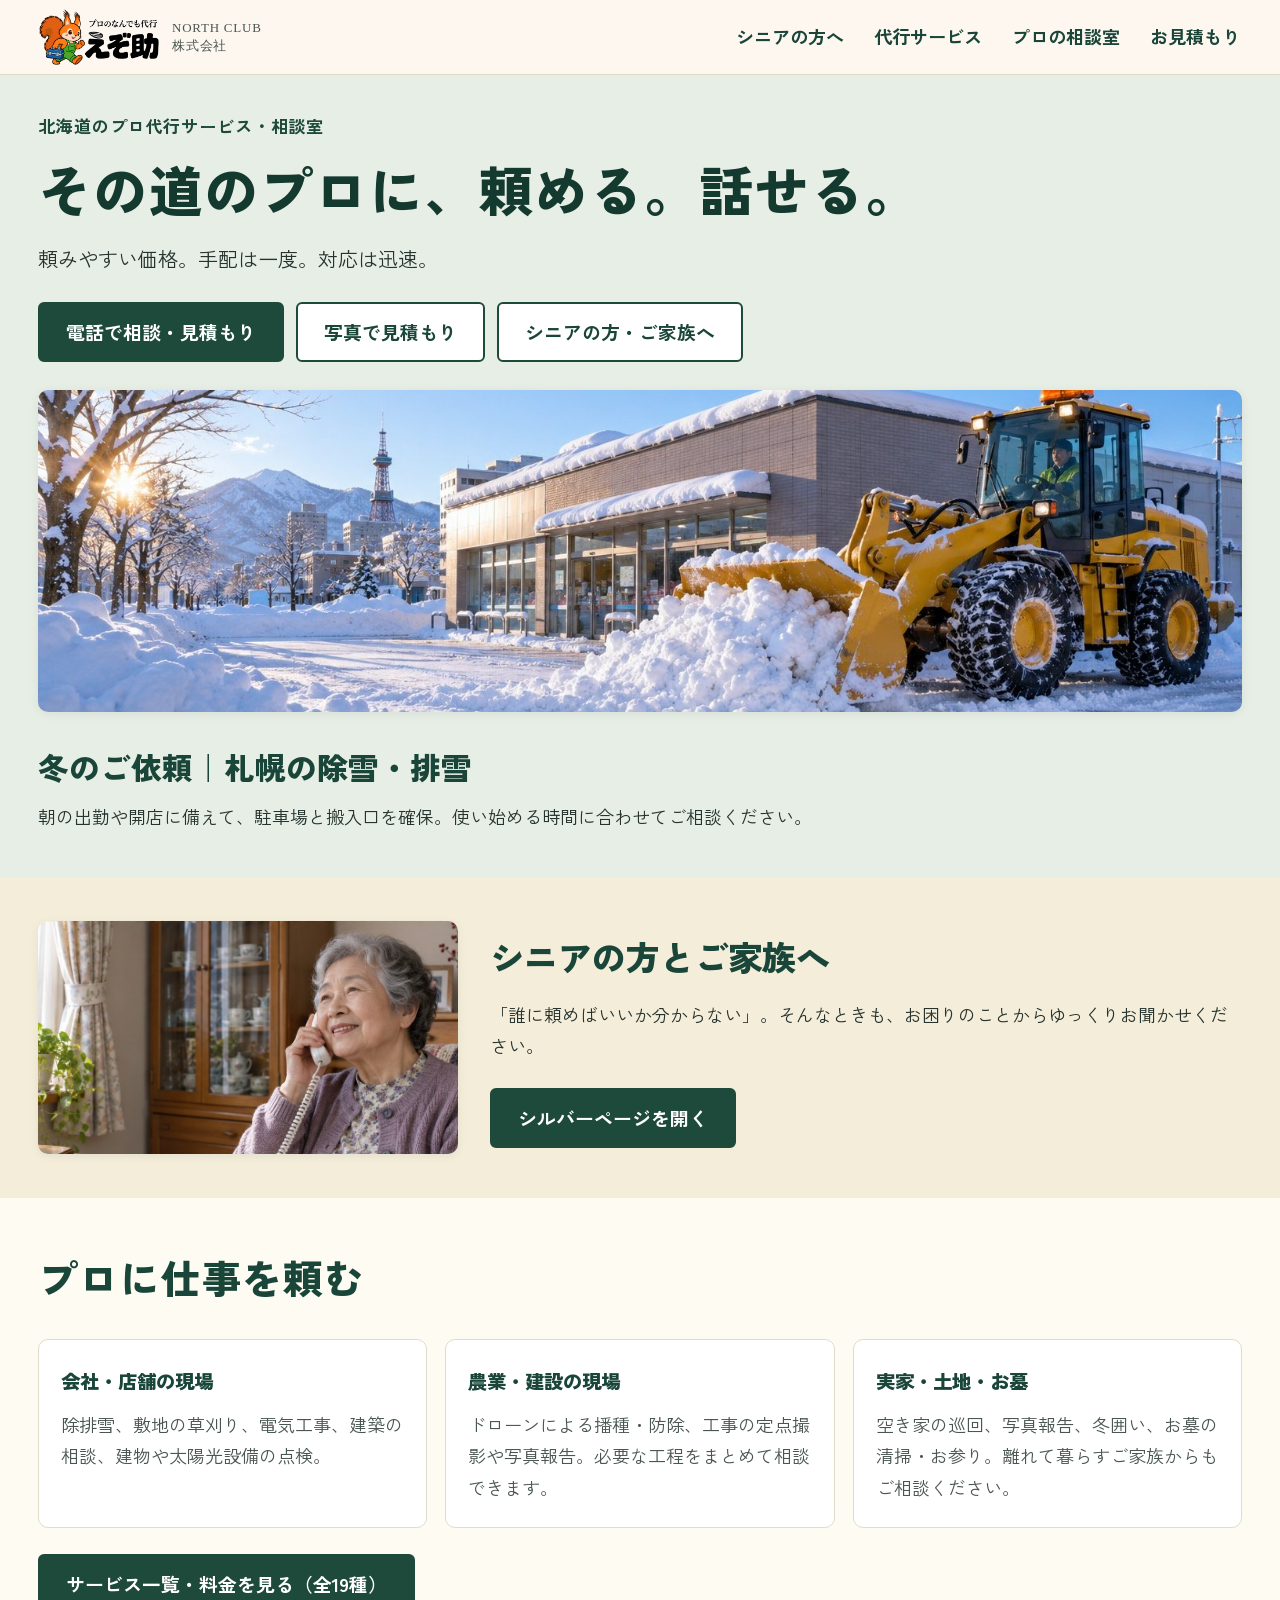
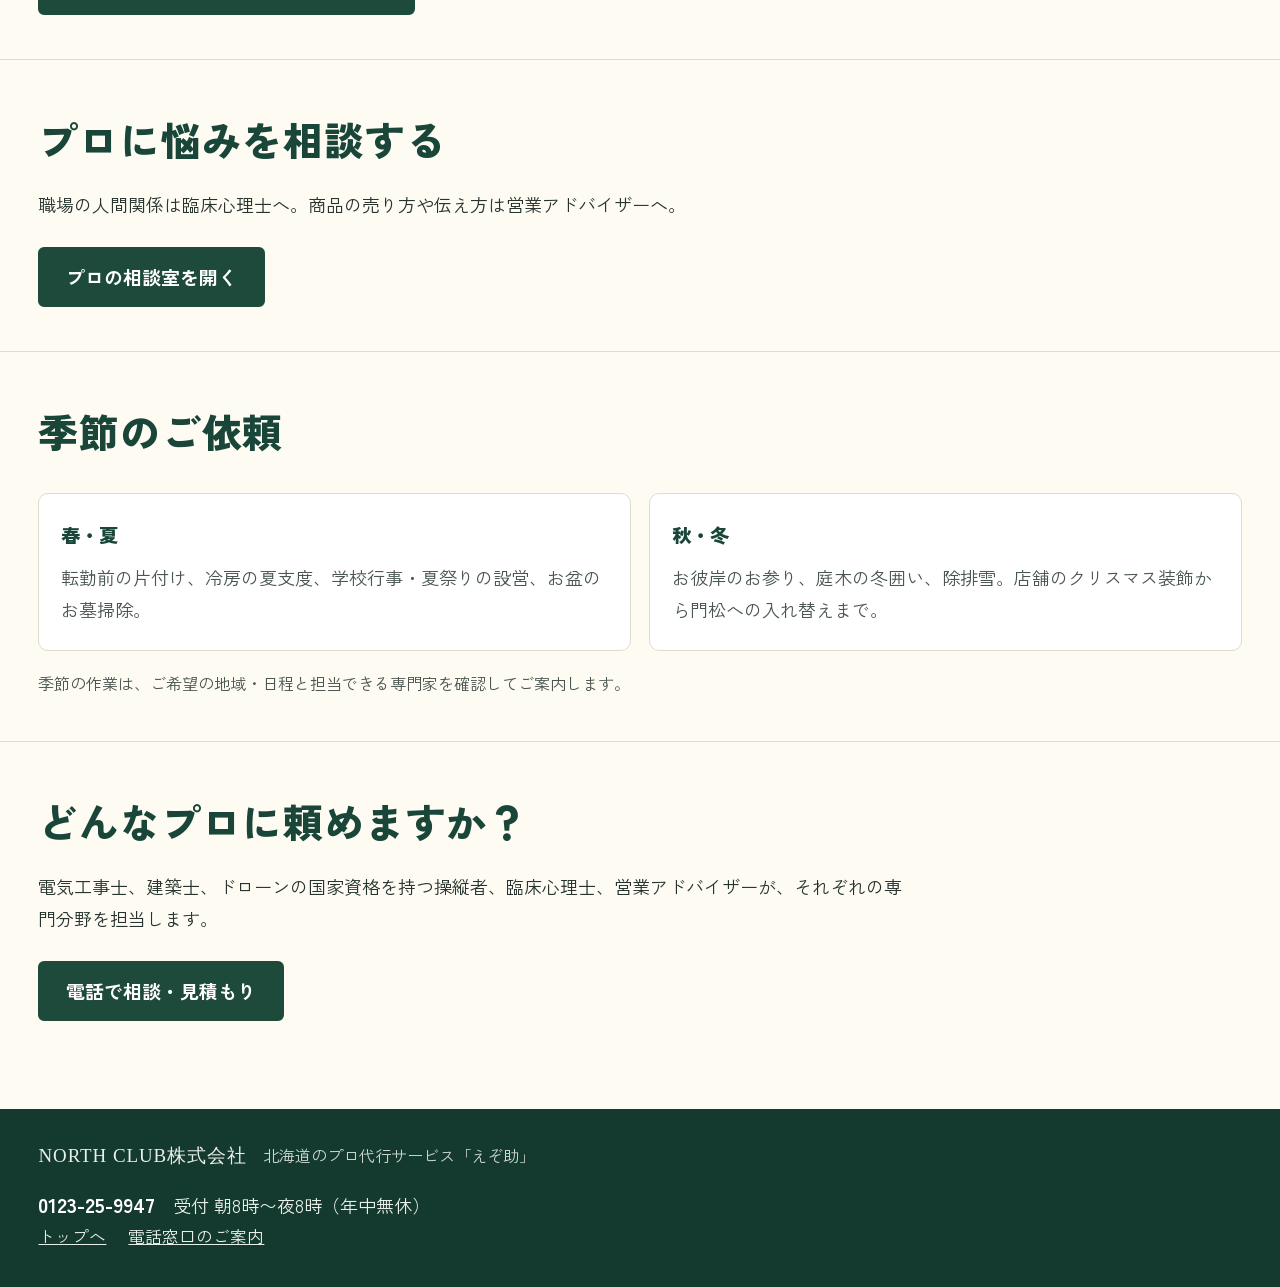
<file: index.html>
﻿<!DOCTYPE html>
<html lang="ja">
<head>
<meta charset="UTF-8" />
<meta name="viewport" content="width=device-width, initial-scale=1.0" />
<meta name="description" content="えぞ助（NORTH CLUB株式会社）は北海道のプロ代行サービス・相談室。除排雪、草刈り、電気工事、ドローン作業、お墓の清掃、こころと営業の相談まで、その道のプロに頼めます。" />
<title>えぞ助｜北海道のプロ代行サービス・相談室（NORTH CLUB株式会社）</title>
<link rel="preconnect" href="https://fonts.googleapis.com" />
<link rel="preconnect" href="https://fonts.gstatic.com" crossorigin />
<link href="https://fonts.googleapis.com/css2?family=Zen+Kaku+Gothic+New:wght@400;500;700;900&display=swap" rel="stylesheet" />
<link rel="stylesheet" href="style.css?v=3" />
<script>if(localStorage.getItem("ezosuke-text-large")==="1"){document.documentElement.classList.add("text-large");}</script>
</head>
<body>

<header class="header">
  <div class="container header__inner">
    <a href="index.html" class="header__logo">
      <img src="assets/ezosuke-logo.png" alt="プロのなんでも代行 えぞ助" width="900" height="429" />
      <span class="header__company">NORTH CLUB<br />株式会社</span>
    </a>
    <nav class="nav">
      <button class="nav__toggle" aria-label="メニューを開く" aria-expanded="false" aria-controls="navList">
        <span></span><span></span><span></span>
      </button>
      <ul class="nav__list" id="navList">
        <li><a href="silver.html">シニアの方へ</a></li>
        <li><a href="service.html">代行サービス</a></li>
        <li><a href="soudan.html">プロの相談室</a></li>
        <li><a href="mitsumori.html">お見積もり</a></li>
      </ul>
    </nav>
  </div>
</header>

<main>

  <!-- ヒーロー -->
  <section class="hero">
    <div class="container">
      <p class="eyebrow">北海道のプロ代行サービス・相談室</p>
      <h1 class="hero__title"><span class="nw">その道のプロに、</span><span class="nw">頼める。</span><span class="nw">話せる。</span></h1>
      <p class="hero__lead"><span class="nw">頼みやすい価格。</span><span class="nw">手配は一度。</span><span class="nw">対応は迅速。</span></p>
      <div class="btn-row">
        <a class="btn btn--primary" href="mitsumori.html#phone">電話で相談・見積もり</a>
        <a class="btn btn--outline" href="mitsumori.html#photo">写真で見積もり</a>
        <a class="btn btn--outline" href="silver.html">シニアの方・ご家族へ</a>
      </div>
      <figure class="hero__figure">
        <img src="assets/hero-winter.jpg" alt="雪の積もった札幌の店舗前で除雪作業をするホイールローダー" />
      </figure>
      <div class="hero__sub">
        <h2>冬のご依頼｜札幌の除雪・排雪</h2>
        <p>朝の出勤や開店に備えて、駐車場と搬入口を確保。使い始める時間に合わせてご相談ください。</p>
      </div>
    </div>
  </section>

  <!-- シニアの方とご家族へ -->
  <section class="section section--cream">
    <div class="container senior-band__inner">
      <div class="senior-band__photo">
        <img src="assets/senior-phone.jpg" alt="自宅で電話をかけるシニアの女性" />
      </div>
      <div>
        <h2 class="senior-band__title">シニアの方とご家族へ</h2>
        <p>「誰に頼めばいいか分からない」。そんなときも、お困りのことからゆっくりお聞かせください。</p>
        <div class="btn-row">
          <a class="btn btn--primary" href="silver.html">シルバーページを開く</a>
        </div>
      </div>
    </div>
  </section>

  <!-- プロに仕事を頼む -->
  <section class="section" id="services">
    <div class="container">
      <h2 class="section__title">プロに仕事を頼む</h2>
      <div class="card-grid card-grid--3">
        <div class="card">
          <h3>会社・店舗の現場</h3>
          <p>除排雪、敷地の草刈り、電気工事、建築の相談、建物や太陽光設備の点検。</p>
        </div>
        <div class="card">
          <h3>農業・建設の現場</h3>
          <p>ドローンによる播種・防除、工事の定点撮影や写真報告。必要な工程をまとめて相談できます。</p>
        </div>
        <div class="card">
          <h3>実家・土地・お墓</h3>
          <p>空き家の巡回、写真報告、冬囲い、お墓の清掃・お参り。離れて暮らすご家族からもご相談ください。</p>
        </div>
      </div>
      <div class="btn-row">
        <a class="btn btn--primary" href="service.html">サービス一覧・料金を見る（全19種）</a>
      </div>
    </div>
  </section>

  <!-- プロに悩みを相談する -->
  <section class="section section--line">
    <div class="container">
      <h2 class="section__title">プロに悩みを相談する</h2>
      <p class="section__lead">職場の人間関係は臨床心理士へ。商品の売り方や伝え方は営業アドバイザーへ。</p>
      <div class="btn-row">
        <a class="btn btn--primary" href="soudan.html">プロの相談室を開く</a>
      </div>
    </div>
  </section>

  <!-- 季節のご依頼 -->
  <section class="section section--line">
    <div class="container">
      <h2 class="section__title">季節のご依頼</h2>
      <div class="card-grid card-grid--2">
        <div class="card">
          <h3>春・夏</h3>
          <p>転勤前の片付け、冷房の夏支度、学校行事・夏祭りの設営、お盆のお墓掃除。</p>
        </div>
        <div class="card">
          <h3>秋・冬</h3>
          <p>お彼岸のお参り、庭木の冬囲い、除排雪。店舗のクリスマス装飾から門松への入れ替えまで。</p>
        </div>
      </div>
      <p class="section__note">季節の作業は、ご希望の地域・日程と担当できる専門家を確認してご案内します。</p>
    </div>
  </section>

  <!-- どんなプロに頼めますか？ -->
  <section class="section section--line">
    <div class="container">
      <h2 class="section__title">どんなプロに頼めますか？</h2>
      <p class="section__lead">電気工事士、建築士、ドローンの国家資格を持つ操縦者、臨床心理士、営業アドバイザーが、それぞれの専門分野を担当します。</p>
      <div class="btn-row">
        <a class="btn btn--primary" href="mitsumori.html#phone">電話で相談・見積もり</a>
      </div>
    </div>
  </section>

</main>

<footer class="footer">
  <div class="container">
    <div class="footer__brand">
      <span class="footer__company">NORTH CLUB株式会社</span>
      <span class="footer__tag">北海道のプロ代行サービス「えぞ助」</span>
    </div>
    <p class="footer__tel"><a href="tel:0123259947">0123-25-9947</a>　受付 朝8時〜夜8時（年中無休）</p>
    <div class="footer__links">
      <a href="index.html">トップへ</a>
      <a href="mitsumori.html#phone">電話窓口のご案内</a>
    </div>
  </div>
</footer>

<a class="sticky-tel" href="tel:0123259947">お電話で相談　0123-25-9947</a>
<script src="script.js"></script>
</body>
</html>
</file>
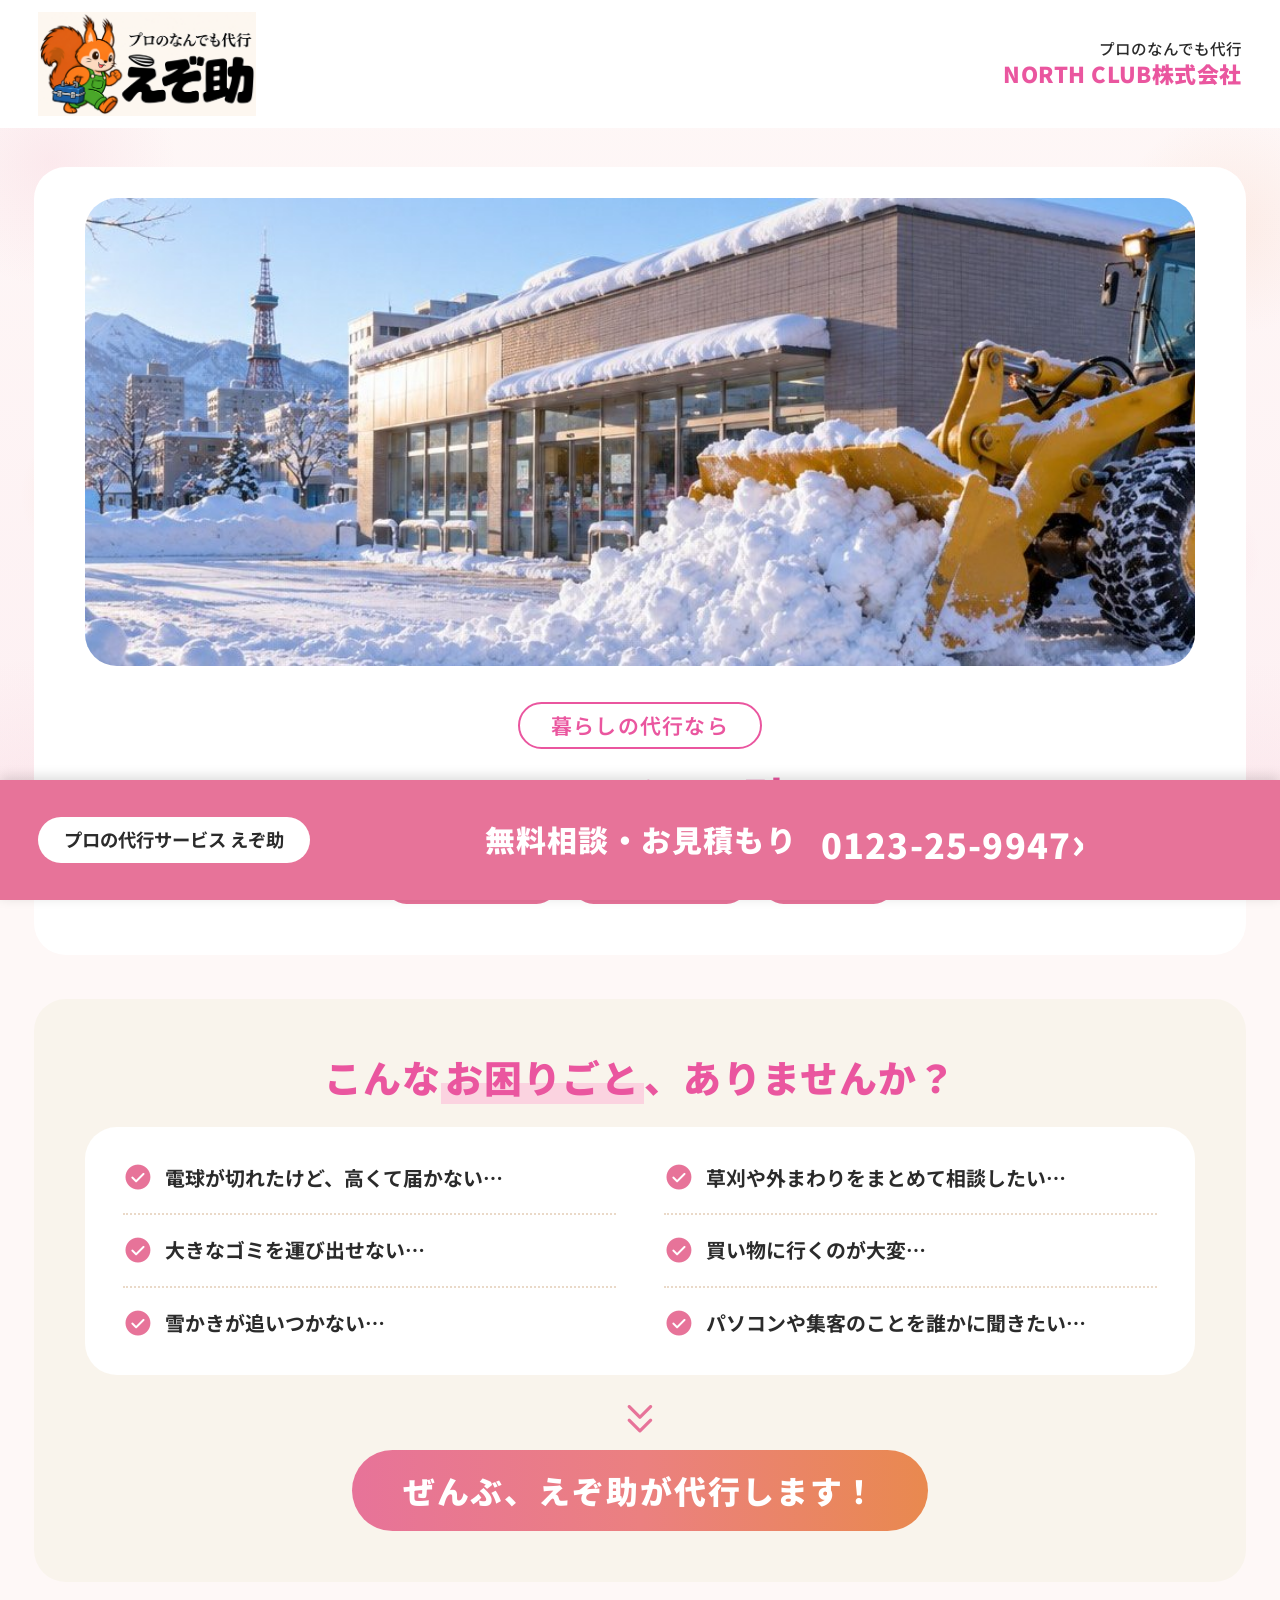
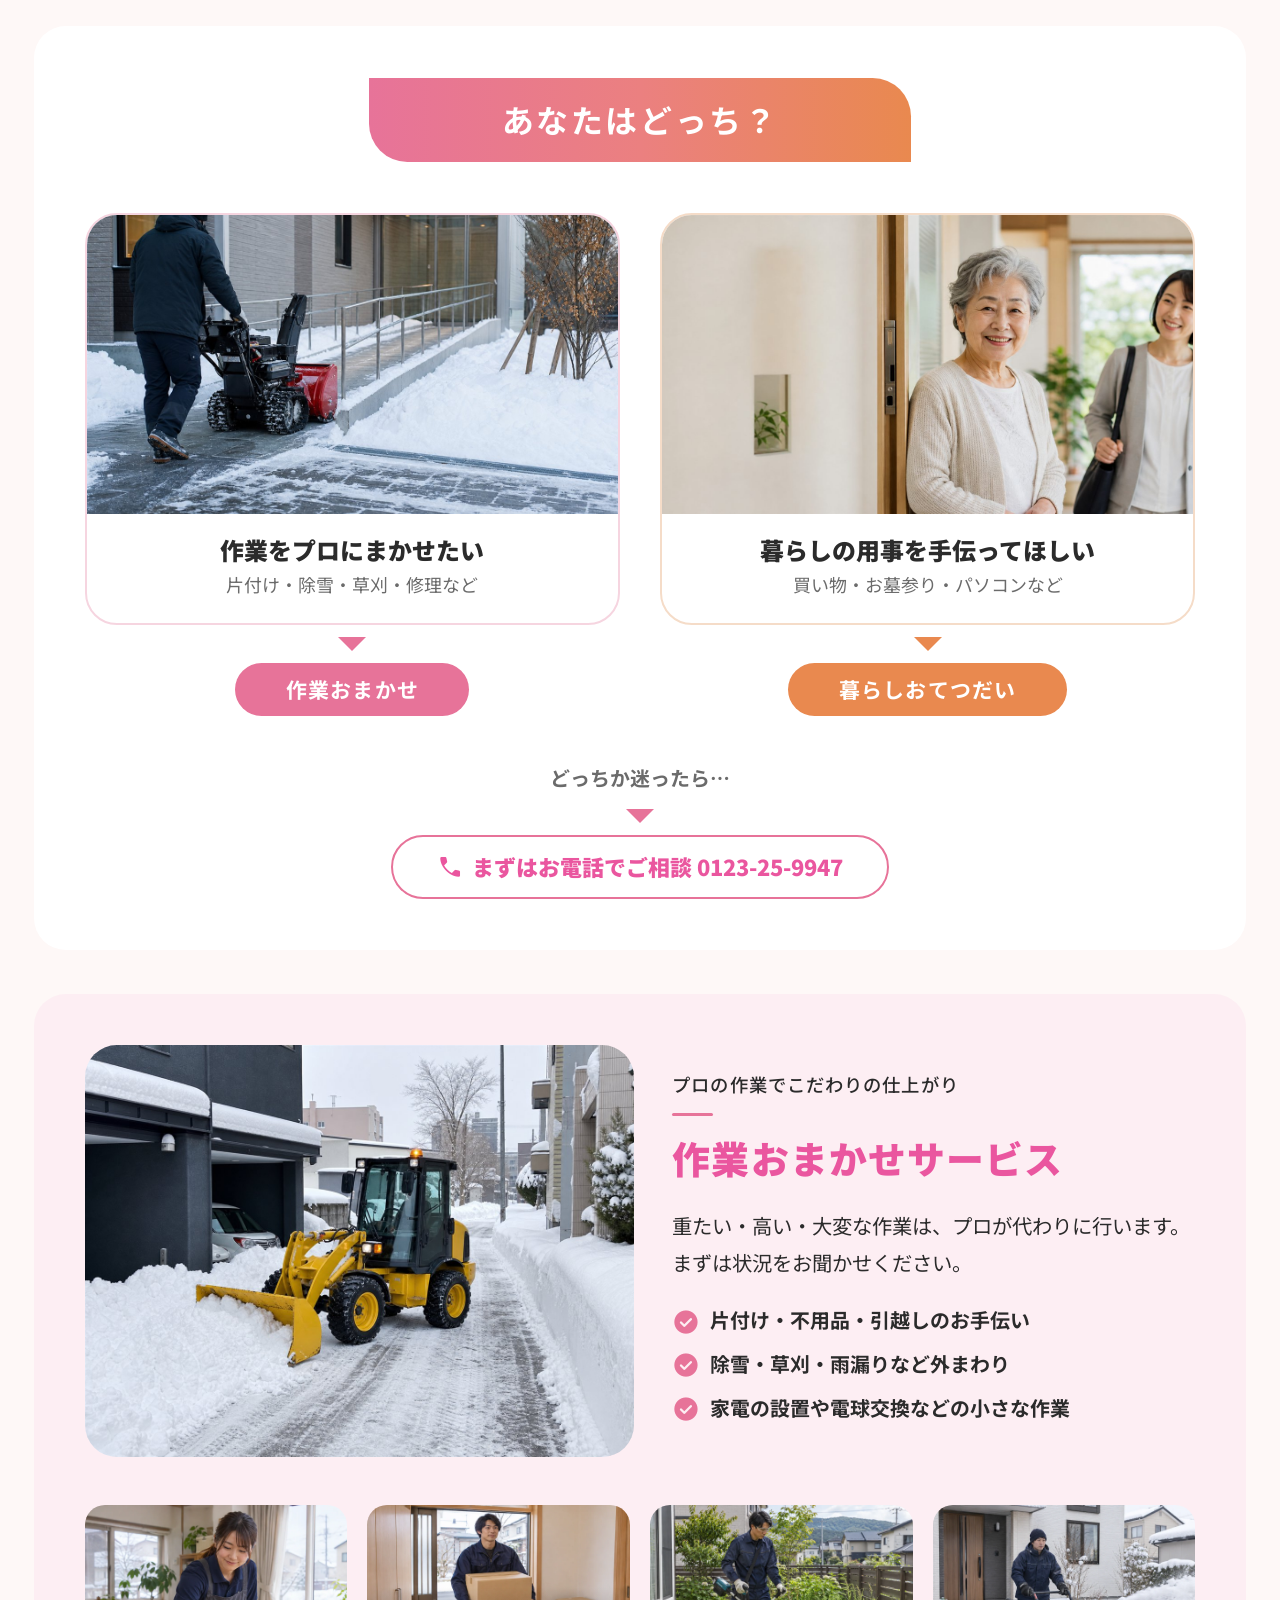
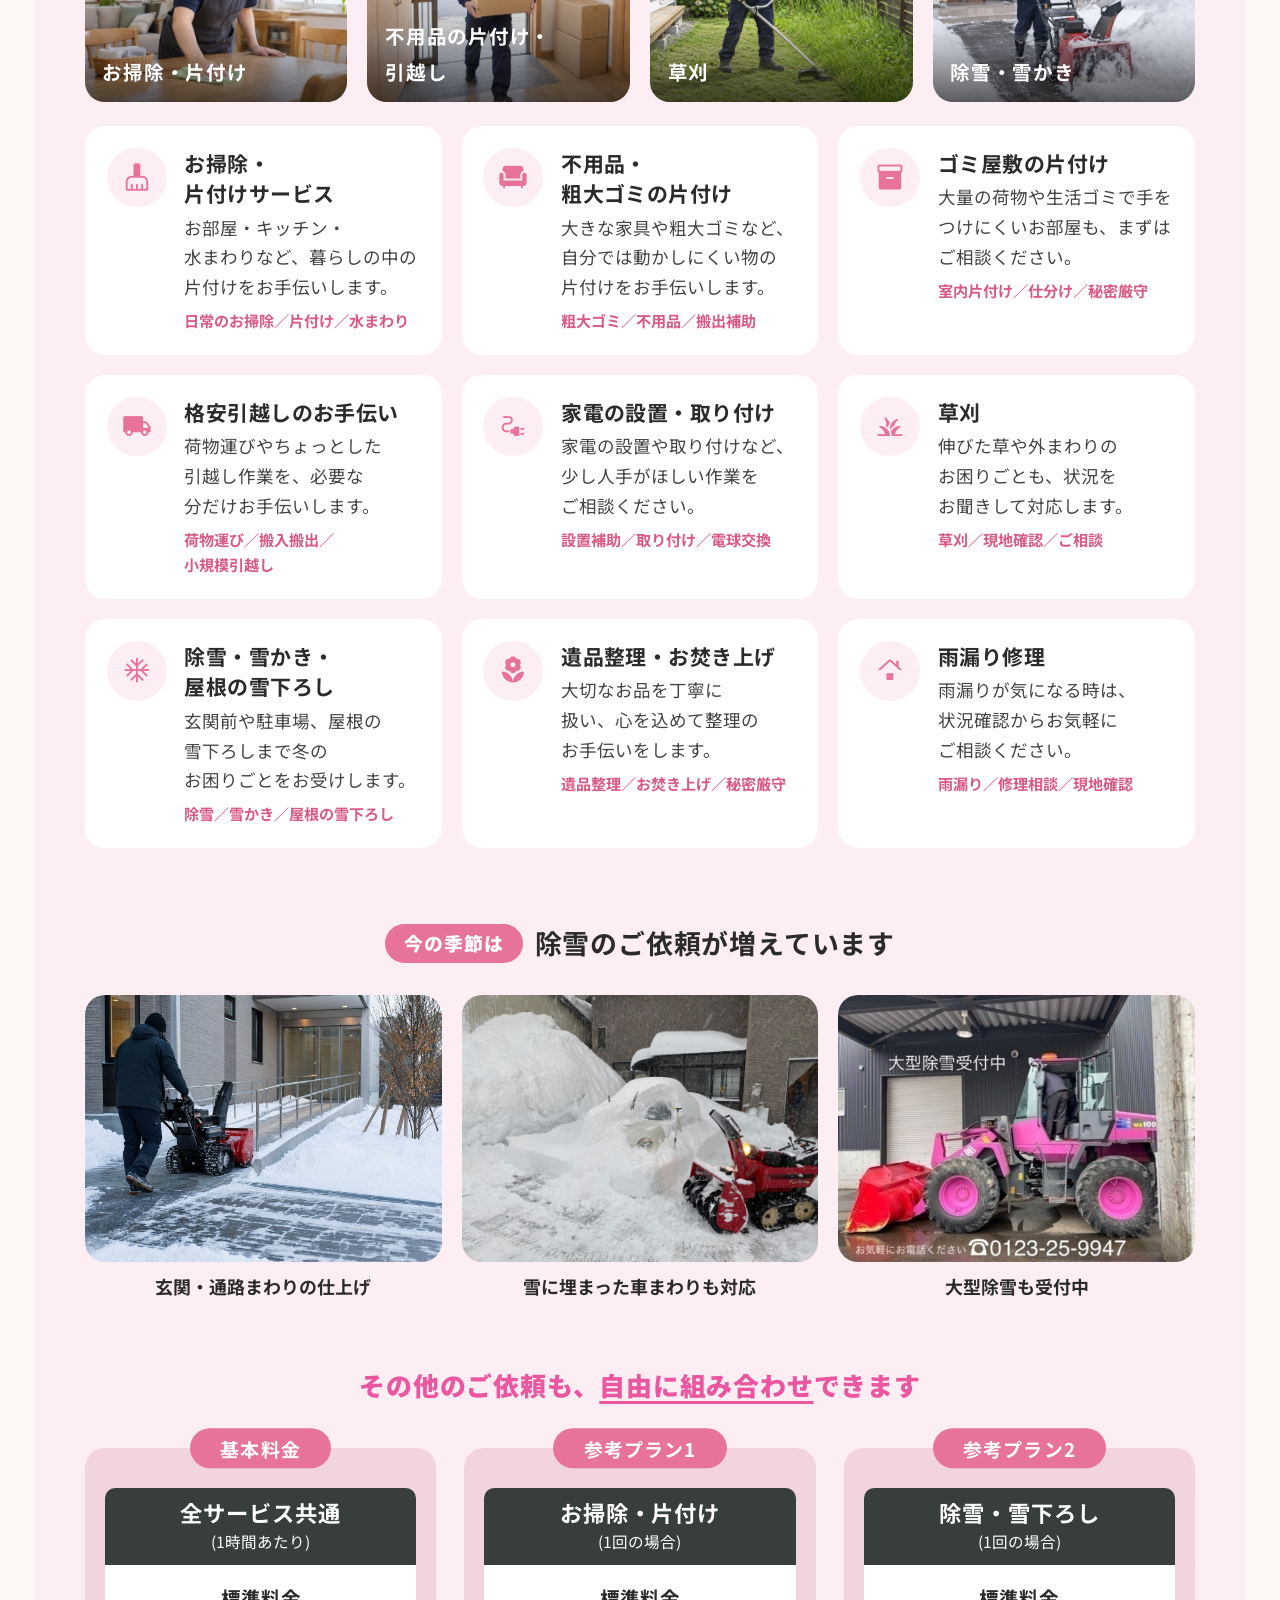
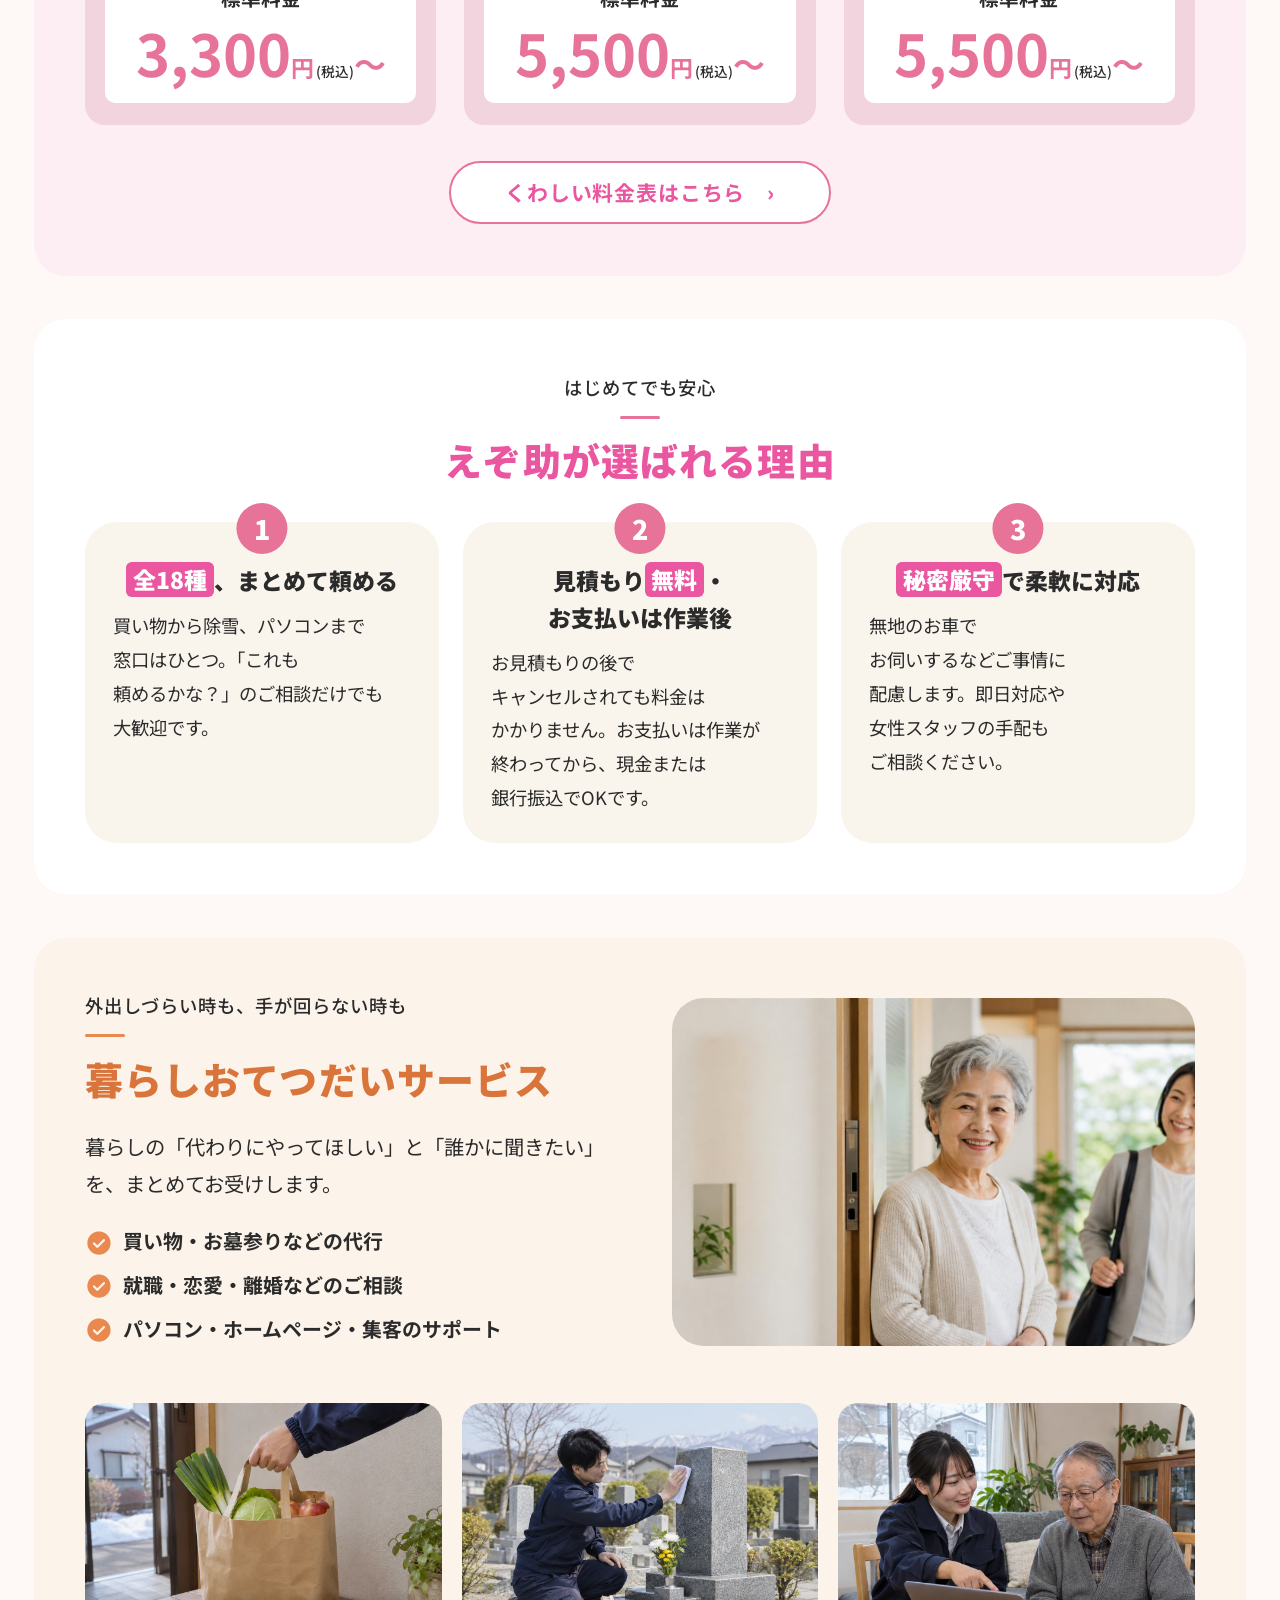
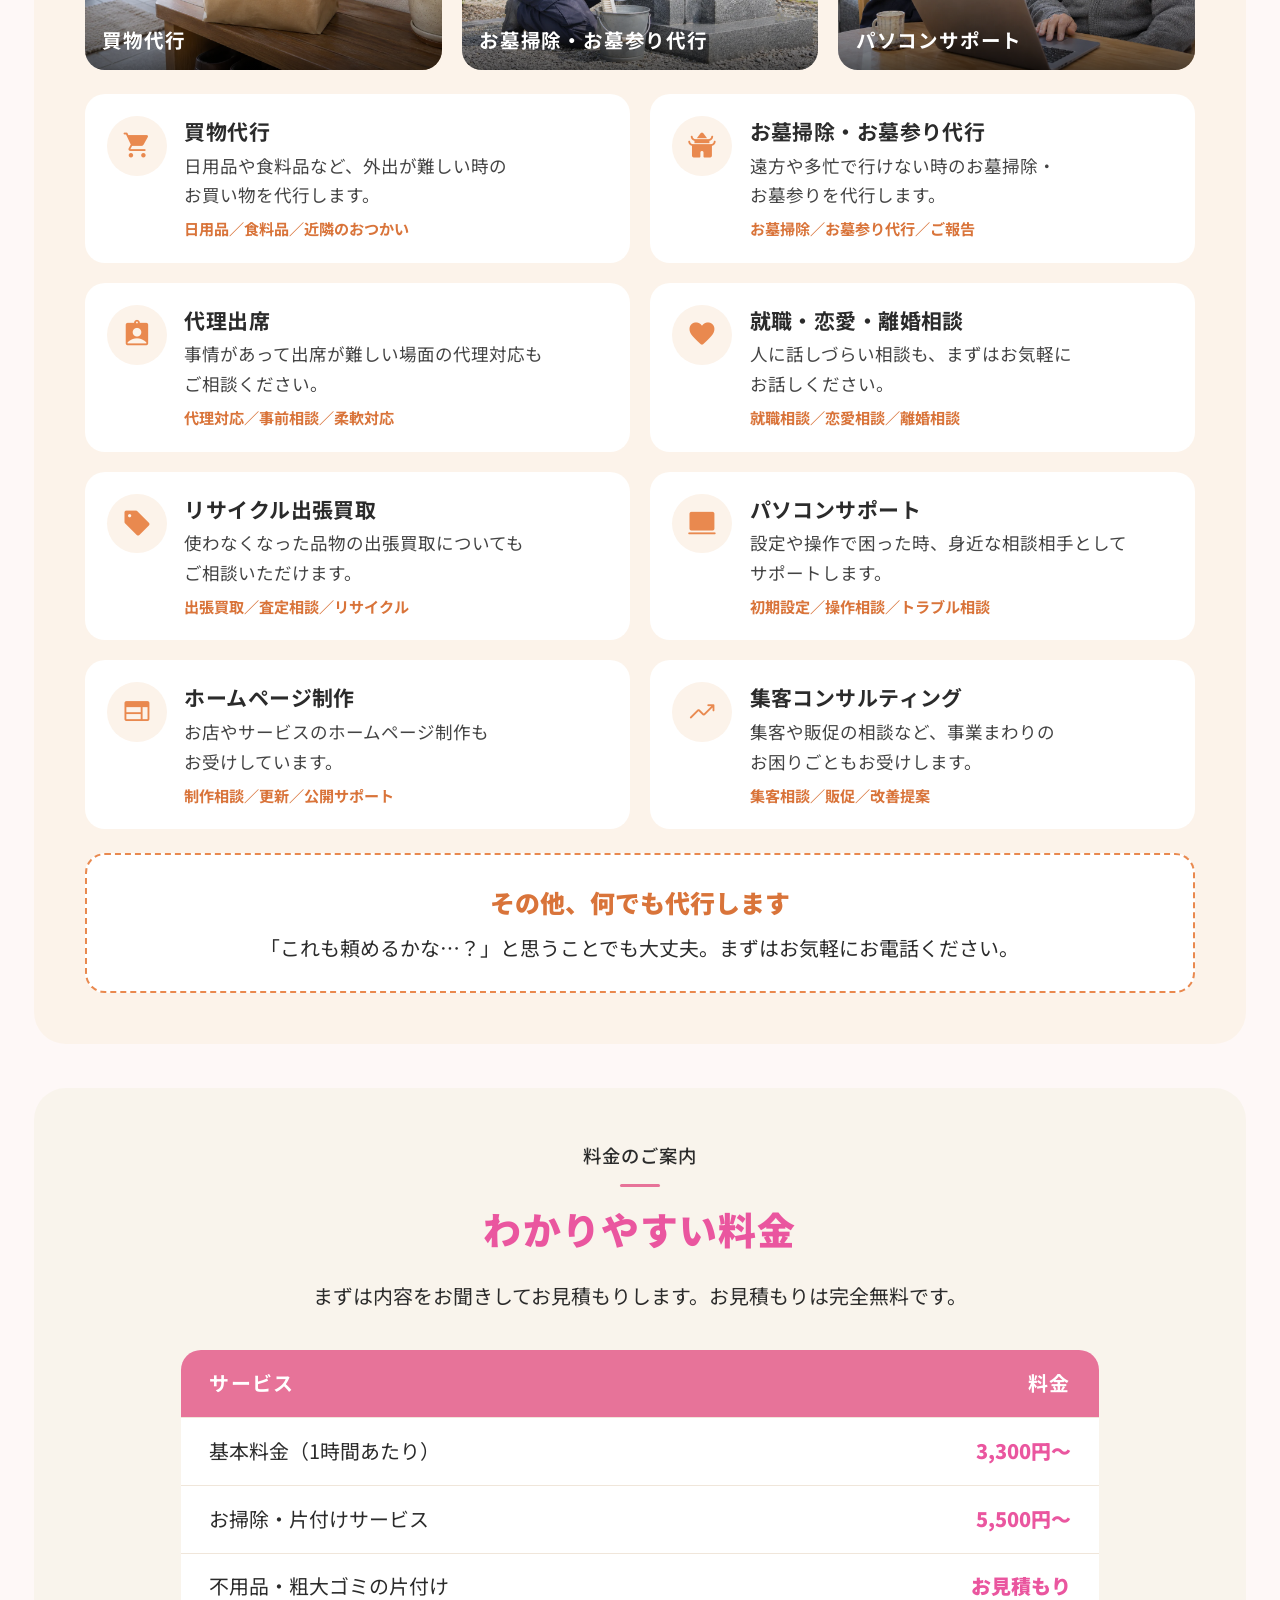
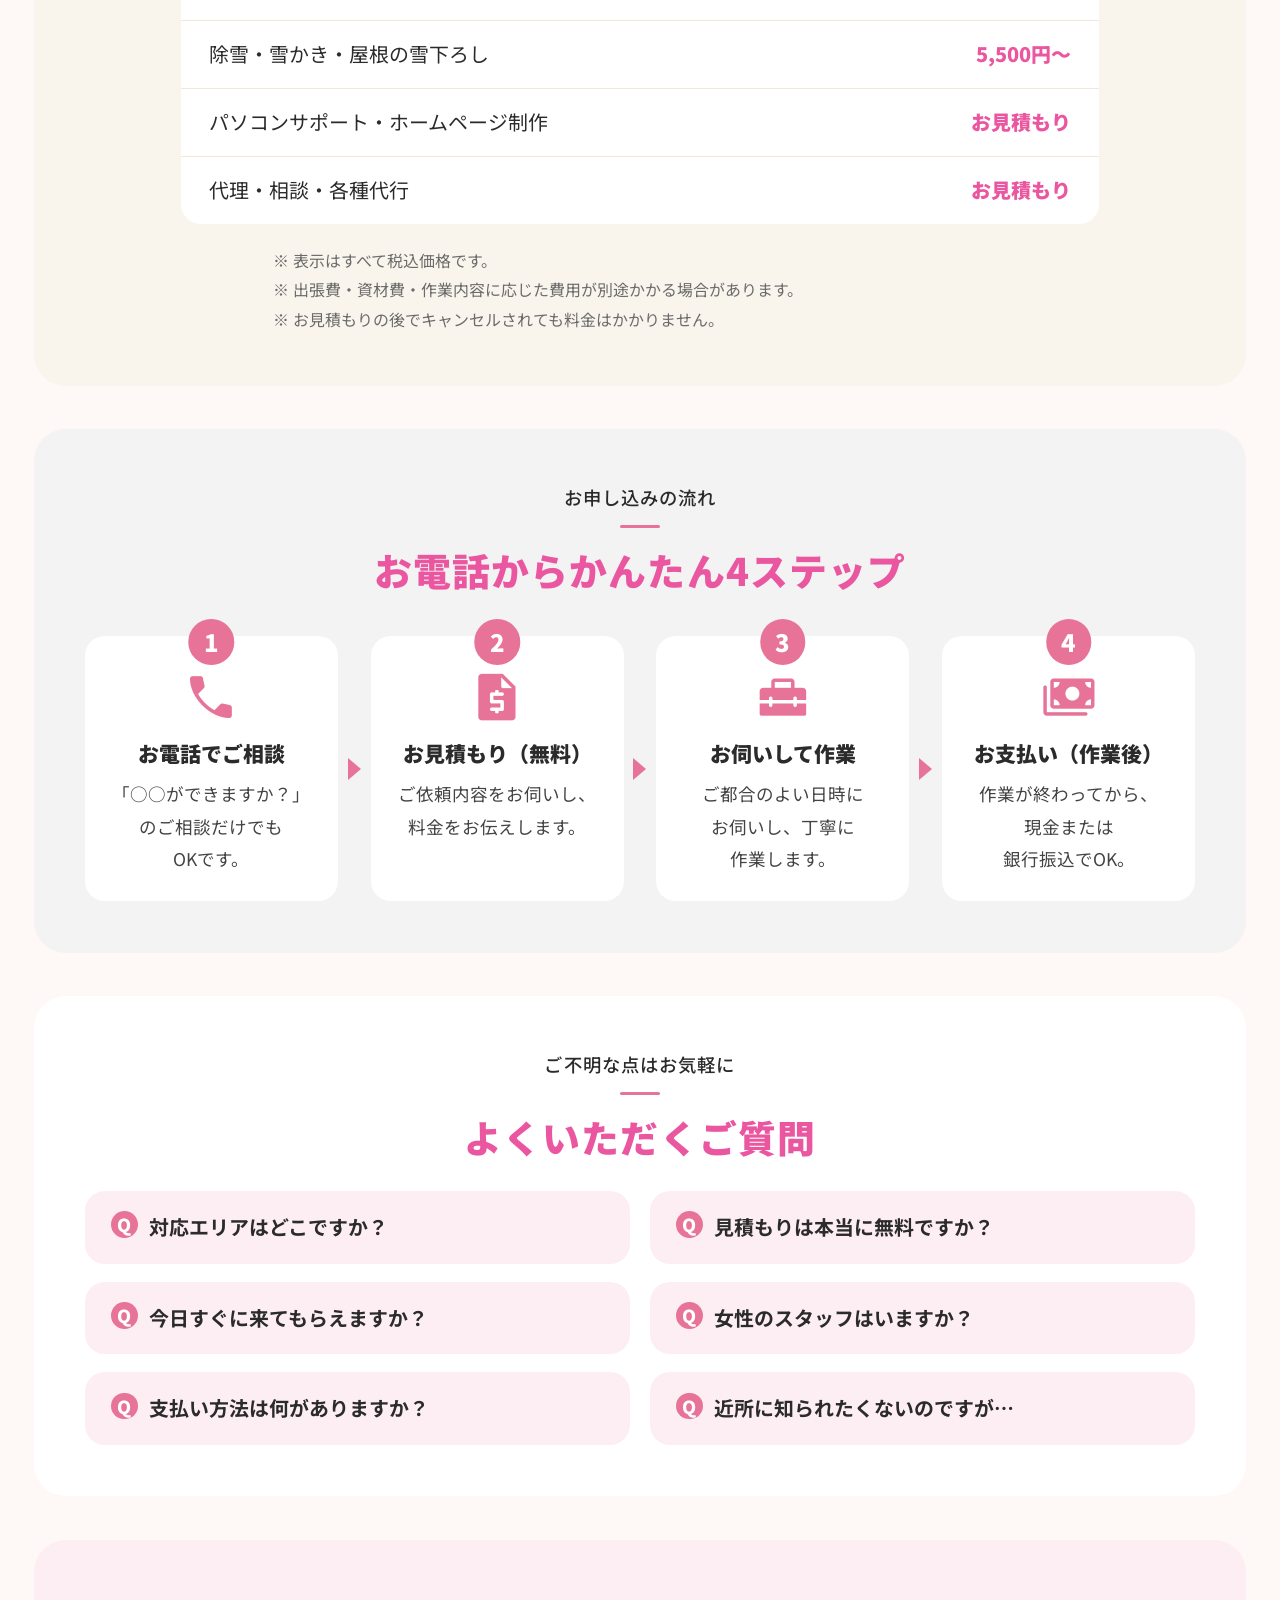
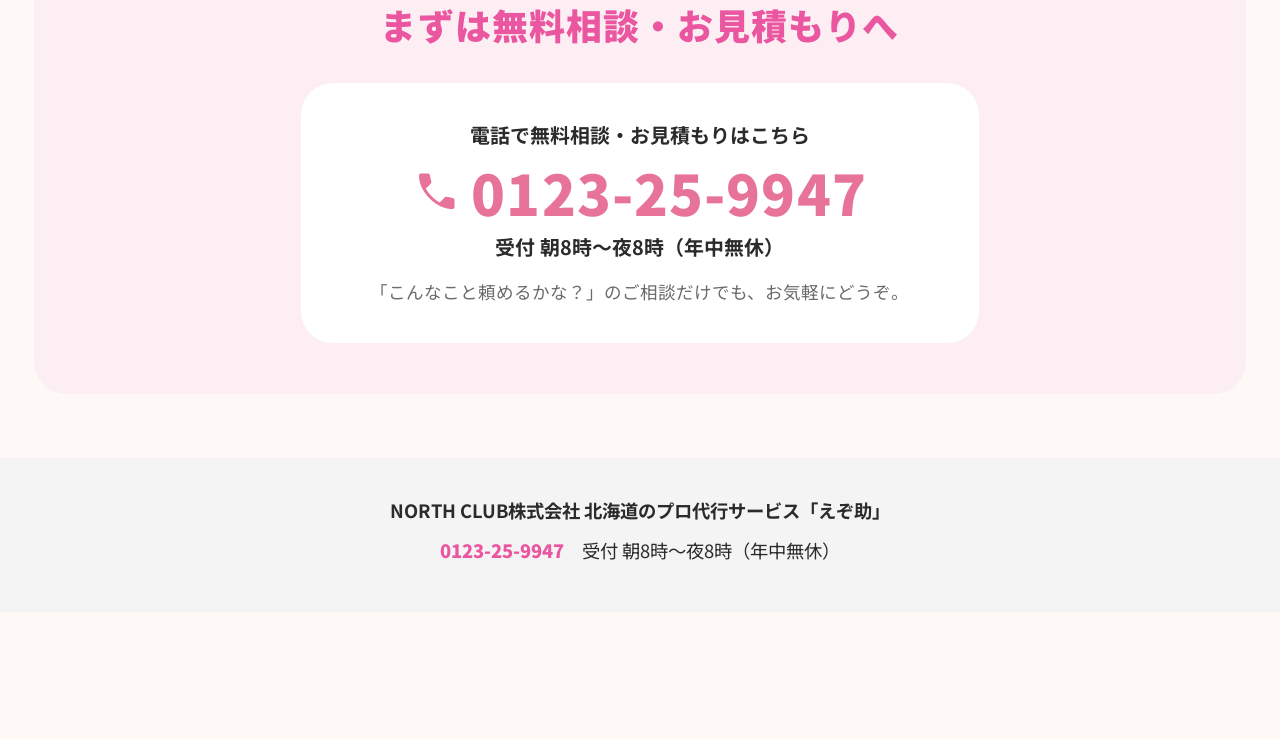
<file: daiko/index.html>
<!DOCTYPE html>
<html lang="ja">
<head>
<meta charset="UTF-8" />
<meta name="viewport" content="width=device-width, initial-scale=1.0" />
<meta name="description" content="北海道のプロ代行サービス「えぞ助」。買物代行・お墓参り代行・除雪・片付け・パソコンサポートまで全18種。基本料金1時間3,300円〜、お見積もり無料。お電話一本でかけつけます。" />
<title>プロの代行サービス えぞ助｜NORTH CLUB株式会社</title>
<link rel="preconnect" href="https://fonts.googleapis.com" />
<link rel="preconnect" href="https://fonts.gstatic.com" crossorigin />
<link href="https://fonts.googleapis.com/css2?family=Noto+Sans+JP:wght@400;500;600;700;900&display=swap" rel="stylesheet" />
<link href="https://fonts.googleapis.com/css2?family=Material+Symbols+Rounded:opsz,wght,FILL,GRAD@48,400,1,0" rel="stylesheet" />
<link rel="stylesheet" href="lp.css?v=11" />
<!-- Google 広告タグ -->
<script async src="https://www.googletagmanager.com/gtag/js?id=AW-18551840987"></script>
<script>
window.dataLayer = window.dataLayer || [];
function gtag(){dataLayer.push(arguments);}
gtag('js', new Date());
gtag('config', 'AW-18551840987');
</script>
</head>
<body>

<header class="top">
  <div class="top__logo">
    <img src="../assets/ezosuke-logo.png" alt="プロのなんでも代行 えぞ助" width="900" height="429" />
  </div>
  <div class="top__right">
    <span class="top__cat">プロのなんでも代行</span>
    <span class="top__brand">NORTH CLUB株式会社</span>
  </div>
</header>

<nav class="jump" id="jumpNav" aria-label="ページ内メニュー">
  <div class="jump__inner">
    <a href="#sagyou">作業おまかせ</a>
    <a href="#kurashi">暮らしおてつだい</a>
    <a href="#price">料金</a>
    <a href="#flow">ご依頼の流れ</a>
    <a href="#faq">よくある質問</a>
    <a class="jump__tel" href="#tel">電話で相談</a>
  </div>
</nav>

<main class="col">

  <!-- ヒーロー -->
  <section class="sec sec--plain sec--hero">
    <figure class="hero__photo" id="heroSlides">
      <img src="../assets/photos/hero-visit.webp" alt="玄関先で買い物袋を手渡す訪問スタッフ" class="is-active" />
      <img src="../assets/slides/josetsu-1.jpg" alt="えぞ助の店舗前で除雪作業をするホイールローダー" loading="lazy" />
      <img src="../assets/photos/snow-compact.jpg" alt="住宅街で除雪する小型ホイールローダー" loading="lazy" />
      <img src="../assets/slides/josetsu-3.jpg" alt="除雪機での雪かき作業" loading="lazy" />
      <img src="../assets/photos/snow-finish.jpg" alt="建物入口まわりを除雪機で仕上げるスタッフ" loading="lazy" />
    </figure>
    <div class="hero__lead">
      <p class="pill-label">暮らしの代行なら</p>
      <h1 class="hero__title"><span class="nw">プロの代行サービス</span> <span class="nw"><strong>えぞ助</strong>におまかせ！</span></h1>
      <div class="promise-row">
        <span class="promise">見積もり無料</span>
        <span class="promise">全18種に対応</span>
        <span class="promise">秘密厳守</span>
      </div>
    </div>
  </section>

  <!-- お困りごと -->
  <section class="sec sec--cream">
    <h2 class="sec-title"><span class="nw">こんな<span class="hl">お困りごと</span>、</span><span class="nw">ありませんか？</span></h2>
    <ul class="worry">
      <li><span class="ms" aria-hidden="true">check_circle</span><span><span class="nw">電球が切れたけど、</span><span class="nw">高くて届かない…</span></span></li>
      <li><span class="ms" aria-hidden="true">check_circle</span><span><span class="nw">草刈や外まわりを</span><span class="nw">まとめて相談したい…</span></span></li>
      <li><span class="ms" aria-hidden="true">check_circle</span><span><span class="nw">大きなゴミを</span><span class="nw">運び出せない…</span></span></li>
      <li><span class="ms" aria-hidden="true">check_circle</span><span><span class="nw">買い物に行くのが</span><span class="nw">大変…</span></span></li>
      <li><span class="ms" aria-hidden="true">check_circle</span><span><span class="nw">雪かきが</span><span class="nw">追いつかない…</span></span></li>
      <li><span class="ms" aria-hidden="true">check_circle</span><span><span class="nw">パソコンや集客のことを</span><span class="nw">誰かに聞きたい…</span></span></li>
    </ul>
    <span class="ms worry__arrow" aria-hidden="true">keyboard_double_arrow_down</span>
    <p class="answer"><span><span class="nw">ぜんぶ、</span><span class="nw">えぞ助が代行します！</span></span></p>
  </section>

  <!-- 分岐フロー -->
  <section class="sec sec--plain">
    <h2 class="docchi">あなたはどっち？</h2>
    <div class="branch">
      <div class="branch__col">
        <a class="branch__card" href="#sagyou">
          <img class="branch__photo" src="../assets/photos/snow-finish.jpg" alt="除雪機で作業するスタッフ" loading="lazy" />
          <span class="branch__name"><span class="nw">作業をプロに</span><span class="nw">まかせたい</span></span>
          <span class="branch__desc">片付け・除雪・草刈・修理など</span>
        </a>
        <span class="branch__arrow" aria-hidden="true"></span>
        <a class="branch__pill branch__pill--rose" href="#sagyou">作業おまかせ</a>
      </div>
      <div class="branch__col">
        <a class="branch__card" href="#kurashi">
          <img class="branch__photo" src="../assets/photos/senior-support.jpg" alt="笑顔のシニアの方と訪問スタッフ" loading="lazy" />
          <span class="branch__name"><span class="nw">暮らしの用事を</span><span class="nw">手伝ってほしい</span></span>
          <span class="branch__desc">買い物・お墓参り・パソコンなど</span>
        </a>
        <span class="branch__arrow branch__arrow--orange" aria-hidden="true"></span>
        <a class="branch__pill branch__pill--orange" href="#kurashi">暮らしおてつだい</a>
      </div>
    </div>
    <div class="maigo">
      <p class="maigo__q">どっちか迷ったら…</p>
      <span class="branch__arrow" aria-hidden="true"></span>
      <a class="maigo__tel" href="tel:0123259947"><span class="ms" aria-hidden="true">call</span><span class="maigo__txt"><span class="nw">まずはお電話でご相談</span> <span class="nw">0123-25-9947</span></span></a>
    </div>
  </section>

  <!-- 作業おまかせ -->
  <section class="sec sec--pink" id="sagyou">
    <div class="split">
      <figure class="split__photo">
        <img src="../assets/photos/snow-compact.jpg" alt="住宅街で除雪する小型ホイールローダー" loading="lazy" />
      </figure>
      <div class="split__text">
        <p class="sec-eyebrow">プロの作業でこだわりの仕上がり</p>
        <h2 class="sec-title">作業おまかせ<span class="nw">サービス</span></h2>
        <p class="split__lead">重たい・高い・大変な作業は、プロが代わりに行います。まずは状況をお聞かせください。</p>
        <ul class="check">
          <li><span class="nw">片付け・不用品・</span><span class="nw">引越しのお手伝い</span></li>
          <li><span class="nw">除雪・草刈・</span><span class="nw">雨漏りなど外まわり</span></li>
          <li><span class="nw">家電の設置や電球交換</span><span class="nw">などの小さな作業</span></li>
        </ul>
      </div>
    </div>

    <div class="tiles">
      <figure class="tile"><img src="../assets/photos/cleaning.webp" alt="テーブルを布巾で拭き掃除するスタッフ" loading="lazy" /><figcaption>お掃除・片付け</figcaption></figure>
      <figure class="tile"><img src="../assets/photos/moving.webp" alt="段ボール箱を玄関から運ぶ作業スタッフ" loading="lazy" /><figcaption><span class="nw">不用品の片付け・</span><span class="nw">引越し</span></figcaption></figure>
      <figure class="tile"><img src="../assets/photos/grass-cutting.webp" alt="草刈機で住宅の庭の草を刈るスタッフ" loading="lazy" /><figcaption>草刈</figcaption></figure>
      <figure class="tile"><img src="../assets/photos/snow-removal.webp" alt="除雪機で玄関前の通路を除雪するスタッフ" loading="lazy" /><figcaption>除雪・雪かき</figcaption></figure>
    </div>

    <div class="menu">
      <article class="item">
        <span class="ms item__icon" aria-hidden="true">cleaning_services</span>
        <div class="item__text">
          <h3><span class="nw">お掃除・</span><span class="nw">片付けサービス</span></h3>
          <p>お部屋・キッチン・水まわりなど、暮らしの中の片付けをお手伝いします。</p>
          <p class="tags">日常のお掃除／片付け／水まわり</p>
        </div>
      </article>
      <article class="item">
        <span class="ms item__icon" aria-hidden="true">chair</span>
        <div class="item__text">
          <h3><span class="nw">不用品・</span><span class="nw">粗大ゴミの片付け</span></h3>
          <p>大きな家具や粗大ゴミなど、自分では動かしにくい物の片付けをお手伝いします。</p>
          <p class="tags">粗大ゴミ／不用品／搬出補助</p>
        </div>
      </article>
      <article class="item">
        <span class="ms item__icon" aria-hidden="true">inventory_2</span>
        <div class="item__text">
          <h3>ゴミ屋敷の片付け</h3>
          <p>大量の荷物や生活ゴミで手をつけにくいお部屋も、まずはご相談ください。</p>
          <p class="tags">室内片付け／仕分け／秘密厳守</p>
        </div>
      </article>
      <article class="item">
        <span class="ms item__icon" aria-hidden="true">local_shipping</span>
        <div class="item__text">
          <h3>格安引越しのお手伝い</h3>
          <p>荷物運びやちょっとした引越し作業を、必要な分だけお手伝いします。</p>
          <p class="tags">荷物運び／搬入搬出／小規模引越し</p>
        </div>
      </article>
      <article class="item">
        <span class="ms item__icon" aria-hidden="true">electrical_services</span>
        <div class="item__text">
          <h3>家電の設置・取り付け</h3>
          <p>家電の設置や取り付けなど、少し人手がほしい作業をご相談ください。</p>
          <p class="tags">設置補助／取り付け／電球交換</p>
        </div>
      </article>
      <article class="item">
        <span class="ms item__icon" aria-hidden="true">grass</span>
        <div class="item__text">
          <h3>草刈</h3>
          <p>伸びた草や外まわりのお困りごとも、状況をお聞きして対応します。</p>
          <p class="tags">草刈／現地確認／ご相談</p>
        </div>
      </article>
      <article class="item">
        <span class="ms item__icon" aria-hidden="true">ac_unit</span>
        <div class="item__text">
          <h3><span class="nw">除雪・雪かき・</span><span class="nw">屋根の雪下ろし</span></h3>
          <p>玄関前や駐車場、屋根の雪下ろしまで冬のお困りごとをお受けします。</p>
          <p class="tags">除雪／雪かき／屋根の雪下ろし</p>
        </div>
      </article>
      <article class="item">
        <span class="ms item__icon" aria-hidden="true">local_florist</span>
        <div class="item__text">
          <h3>遺品整理・お焚き上げ</h3>
          <p>大切なお品を丁寧に扱い、心を込めて整理のお手伝いをします。</p>
          <p class="tags">遺品整理／お焚き上げ／秘密厳守</p>
        </div>
      </article>
      <article class="item">
        <span class="ms item__icon" aria-hidden="true">roofing</span>
        <div class="item__text">
          <h3>雨漏り修理</h3>
          <p>雨漏りが気になる時は、状況確認からお気軽にご相談ください。</p>
          <p class="tags">雨漏り／修理相談／現地確認</p>
        </div>
      </article>
    </div>

    <!-- 季節の写真 -->
    <h3 class="season-title"><span>今の季節は</span><b class="nw">除雪のご依頼が</b><b class="nw">増えています</b></h3>
    <div class="gallery">
      <figure><img src="../assets/photos/snow-finish.jpg" alt="建物入口まわりの除雪" loading="lazy" /><figcaption>玄関・通路まわりの仕上げ</figcaption></figure>
      <figure><img src="../assets/slides/josetsu-3.jpg" alt="除雪機での雪かき" loading="lazy" /><figcaption>雪に埋まった車まわりも対応</figcaption></figure>
      <figure><img src="../assets/slides/josetsu-4.jpg" alt="大型除雪受付中のホイールローダー" loading="lazy" /><figcaption>大型除雪も受付中</figcaption></figure>
    </div>

    <p class="free-combo"><span class="nw">その他のご依頼も、</span><span class="nw"><u>自由に組み合わせ</u>できます</span></p>

    <!-- 料金プラン -->
    <div class="plan-area">
      <div class="plan">
        <p class="plan__label">基本料金</p>
        <div class="plan__frame">
          <div class="plan__head"><h3>全サービス共通</h3><span>(1時間あたり)</span></div>
          <div class="plan__body">
            <p class="plan__ttl">標準料金</p>
            <p class="plan__price"><strong>3,300</strong><span>円<small>(税込)</small></span><i>〜</i></p>
          </div>
        </div>
      </div>
      <div class="plan">
        <p class="plan__label">参考プラン1</p>
        <div class="plan__frame">
          <div class="plan__head"><h3>お掃除・片付け</h3><span>(1回の場合)</span></div>
          <div class="plan__body">
            <p class="plan__ttl">標準料金</p>
            <p class="plan__price"><strong>5,500</strong><span>円<small>(税込)</small></span><i>〜</i></p>
          </div>
        </div>
      </div>
      <div class="plan">
        <p class="plan__label">参考プラン2</p>
        <div class="plan__frame">
          <div class="plan__head"><h3>除雪・雪下ろし</h3><span>(1回の場合)</span></div>
          <div class="plan__body">
            <p class="plan__ttl">標準料金</p>
            <p class="plan__price"><strong>5,500</strong><span>円<small>(税込)</small></span><i>〜</i></p>
          </div>
        </div>
      </div>
    </div>
    <div class="btn-row"><a class="btn-outline" href="#price">くわしい料金表はこちら</a></div>
  </section>

  <!-- 選ばれる理由 -->
  <section class="sec sec--plain">
    <p class="sec-eyebrow">はじめてでも安心</p>
    <h2 class="sec-title">えぞ助が<span class="nw">選ばれる理由</span></h2>
    <div class="reason-list">
      <article class="reason">
        <span class="reason__num">1</span>
        <h3><span class="nw"><span class="mark">全18種</span>、</span><span class="nw">まとめて頼める</span></h3>
        <p>買い物から除雪、パソコンまで窓口はひとつ。「これも頼めるかな？」のご相談だけでも大歓迎です。</p>
      </article>
      <article class="reason">
        <span class="reason__num">2</span>
        <h3><span class="nw">見積もり<span class="mark">無料</span>・</span><span class="nw">お支払いは作業後</span></h3>
        <p>お見積もりの後でキャンセルされても料金はかかりません。お支払いは作業が終わってから、現金または銀行振込でOKです。</p>
      </article>
      <article class="reason">
        <span class="reason__num">3</span>
        <h3><span class="nw"><span class="mark">秘密厳守</span>で</span><span class="nw">柔軟に対応</span></h3>
        <p>無地のお車でお伺いするなどご事情に配慮します。即日対応や女性スタッフの手配もご相談ください。</p>
      </article>
    </div>
  </section>

  <!-- 暮らしおてつだい -->
  <section class="sec sec--orange" id="kurashi">
    <div class="split split--rev">
      <figure class="split__photo">
        <img src="../assets/photos/senior-support.jpg" alt="笑顔のシニアの方と訪問スタッフ" loading="lazy" />
      </figure>
      <div class="split__text">
        <p class="sec-eyebrow sec-eyebrow--orange">外出しづらい時も、手が回らない時も</p>
        <h2 class="sec-title sec-title--orange">暮らしおてつだい<span class="nw">サービス</span></h2>
        <p class="split__lead">暮らしの「代わりにやってほしい」と「誰かに聞きたい」を、まとめてお受けします。</p>
        <ul class="check check--orange">
          <li><span class="nw">買い物・お墓参り</span><span class="nw">などの代行</span></li>
          <li><span class="nw">就職・恋愛・離婚</span><span class="nw">などのご相談</span></li>
          <li><span class="nw">パソコン・ホームページ・</span><span class="nw">集客のサポート</span></li>
        </ul>
      </div>
    </div>

    <div class="tiles tiles--3">
      <figure class="tile"><img src="../assets/photos/grocery-shopping.webp" alt="野菜や果物の入った買い物袋を玄関先に届ける様子" loading="lazy" /><figcaption>買物代行</figcaption></figure>
      <figure class="tile"><img src="../assets/photos/grave-care.webp" alt="布で墓石を拭き掃除するスタッフ" loading="lazy" /><figcaption><span class="nw">お墓掃除・</span><span class="nw">お墓参り代行</span></figcaption></figure>
      <figure class="tile"><img src="../assets/photos/computer-support.webp" alt="シニアの方にノートパソコンの操作を案内するスタッフ" loading="lazy" /><figcaption>パソコンサポート</figcaption></figure>
    </div>

    <div class="menu menu--orange menu--8">
      <article class="item">
        <span class="ms item__icon" aria-hidden="true">shopping_cart</span>
        <div class="item__text">
          <h3>買物代行</h3>
          <p>日用品や食料品など、外出が難しい時のお買い物を代行します。</p>
          <p class="tags">日用品／食料品／近隣のおつかい</p>
        </div>
      </article>
      <article class="item">
        <span class="ms item__icon" aria-hidden="true">temple_buddhist</span>
        <div class="item__text">
          <h3><span class="nw">お墓掃除・</span><span class="nw">お墓参り代行</span></h3>
          <p>遠方や多忙で行けない時のお墓掃除・お墓参りを代行します。</p>
          <p class="tags">お墓掃除／お墓参り代行／ご報告</p>
        </div>
      </article>
      <article class="item">
        <span class="ms item__icon" aria-hidden="true">assignment_ind</span>
        <div class="item__text">
          <h3>代理出席</h3>
          <p>事情があって出席が難しい場面の代理対応もご相談ください。</p>
          <p class="tags">代理対応／事前相談／柔軟対応</p>
        </div>
      </article>
      <article class="item">
        <span class="ms item__icon" aria-hidden="true">favorite</span>
        <div class="item__text">
          <h3>就職・恋愛・離婚相談</h3>
          <p>人に話しづらい相談も、まずはお気軽にお話しください。</p>
          <p class="tags">就職相談／恋愛相談／離婚相談</p>
        </div>
      </article>
      <article class="item">
        <span class="ms item__icon" aria-hidden="true">sell</span>
        <div class="item__text">
          <h3>リサイクル出張買取</h3>
          <p>使わなくなった品物の出張買取についてもご相談いただけます。</p>
          <p class="tags">出張買取／査定相談／リサイクル</p>
        </div>
      </article>
      <article class="item">
        <span class="ms item__icon" aria-hidden="true">computer</span>
        <div class="item__text">
          <h3>パソコンサポート</h3>
          <p>設定や操作で困った時、身近な相談相手としてサポートします。</p>
          <p class="tags">初期設定／操作相談／トラブル相談</p>
        </div>
      </article>
      <article class="item">
        <span class="ms item__icon" aria-hidden="true">web</span>
        <div class="item__text">
          <h3>ホームページ制作</h3>
          <p>お店やサービスのホームページ制作もお受けしています。</p>
          <p class="tags">制作相談／更新／公開サポート</p>
        </div>
      </article>
      <article class="item">
        <span class="ms item__icon" aria-hidden="true">trending_up</span>
        <div class="item__text">
          <h3>集客コンサルティング</h3>
          <p>集客や販促の相談など、事業まわりのお困りごともお受けします。</p>
          <p class="tags">集客相談／販促／改善提案</p>
        </div>
      </article>
    </div>
    <div class="svc-other">
      <h3><span class="nw">その他、</span><span class="nw">何でも代行します</span></h3>
      <p>「これも頼めるかな…？」と思うことでも大丈夫。まずはお気軽にお電話ください。</p>
    </div>
  </section>

  <!-- 料金表 -->
  <section class="sec sec--cream" id="price">
    <p class="sec-eyebrow">料金のご案内</p>
    <h2 class="sec-title">わかりやすい料金</h2>
    <p class="band__lead">まずは内容をお聞きしてお見積もりします。お見積もりは完全無料です。</p>
    <div class="price-wrap">
      <table class="price-table">
        <tr><th>サービス</th><th>料金</th></tr>
        <tr><td><span class="nw">基本料金</span><span class="nw">（1時間あたり）</span></td><td>3,300円〜</td></tr>
        <tr><td><span class="nw">お掃除・</span><span class="nw">片付けサービス</span></td><td>5,500円〜</td></tr>
        <tr><td><span class="nw">不用品・</span><span class="nw">粗大ゴミの片付け</span></td><td>お見積もり</td></tr>
        <tr><td><span class="nw">除雪・雪かき・</span><span class="nw">屋根の雪下ろし</span></td><td>5,500円〜</td></tr>
        <tr><td><span class="nw">パソコンサポート・</span><span class="nw">ホームページ制作</span></td><td>お見積もり</td></tr>
        <tr><td><span class="nw">代理・相談・</span><span class="nw">各種代行</span></td><td>お見積もり</td></tr>
      </table>
    </div>
    <ul class="fine-print">
      <li>※ 表示はすべて税込価格です。</li>
      <li>※ 出張費・資材費・作業内容に応じた費用が別途かかる場合があります。</li>
      <li>※ お見積もりの後でキャンセルされても料金はかかりません。</li>
    </ul>
  </section>

  <!-- 流れ（フローチャート） -->
  <section class="sec sec--gray" id="flow">
    <p class="sec-eyebrow">お申し込みの流れ</p>
    <h2 class="sec-title"><span class="nw">お電話から</span><span class="nw">かんたん4ステップ</span></h2>
    <div class="flow">
      <div class="fstep">
        <span class="fstep__num">1</span>
        <span class="ms fstep__icon" aria-hidden="true">call</span>
        <h3>お電話でご相談</h3>
        <p>「○○ができますか？」のご相談だけでもOKです。</p>
      </div>
      <span class="farrow" aria-hidden="true"></span>
      <div class="fstep">
        <span class="fstep__num">2</span>
        <span class="ms fstep__icon" aria-hidden="true">request_quote</span>
        <h3>お見積もり（無料）</h3>
        <p>ご依頼内容をお伺いし、料金をお伝えします。</p>
      </div>
      <span class="farrow" aria-hidden="true"></span>
      <div class="fstep">
        <span class="fstep__num">3</span>
        <span class="ms fstep__icon" aria-hidden="true">home_repair_service</span>
        <h3>お伺いして作業</h3>
        <p>ご都合のよい日時にお伺いし、丁寧に作業します。</p>
      </div>
      <span class="farrow" aria-hidden="true"></span>
      <div class="fstep">
        <span class="fstep__num">4</span>
        <span class="ms fstep__icon" aria-hidden="true">payments</span>
        <h3>お支払い（作業後）</h3>
        <p>作業が終わってから、現金または銀行振込でOK。</p>
      </div>
    </div>
  </section>

  <!-- FAQ -->
  <section class="sec sec--plain" id="faq">
    <p class="sec-eyebrow">ご不明な点はお気軽に</p>
    <h2 class="sec-title">よくいただくご質問</h2>
    <div class="faq">
      <details>
        <summary><span class="nw">対応エリアは</span><span class="nw">どこですか？</span></summary>
        <p>地域内を中心に、近隣地域も対応可能です。エリア外の場合もまずはご相談ください。</p>
      </details>
      <details>
        <summary><span class="nw">見積もりは</span><span class="nw">本当に無料ですか？</span></summary>
        <p>はい、完全無料です。お見積もりの後でキャンセルされても料金はかかりません。</p>
      </details>
      <details>
        <summary><span class="nw">今日すぐに</span><span class="nw">来てもらえますか？</span></summary>
        <p>スケジュールが空いていれば即日対応も可能です。お急ぎの場合はお電話でご連絡ください。</p>
      </details>
      <details>
        <summary><span class="nw">女性のスタッフは</span><span class="nw">いますか？</span></summary>
        <p>ご要望に応じて手配いたします。お気軽にお申し付けください。</p>
      </details>
      <details>
        <summary><span class="nw">支払い方法は</span><span class="nw">何がありますか？</span></summary>
        <p>現金、銀行振込に対応しております。</p>
      </details>
      <details>
        <summary><span class="nw">近所に</span><span class="nw">知られたくないのですが…</span></summary>
        <p>無地のお車でお伺いするなど、ご事情に応じて配慮いたします。秘密厳守でご対応します。</p>
      </details>
    </div>
  </section>

  <!-- 電話CTA -->
  <section class="sec sec--pink" id="tel">
    <h2 class="cta__title"><span class="nw">まずは無料相談・</span><span class="nw">お見積もりへ</span></h2>
    <div class="cta__card">
      <p class="cta__lead"><span class="nw">電話で無料相談・</span><span class="nw">お見積もりはこちら</span></p>
      <a class="cta__tel" href="tel:0123259947"><span class="ms cta__telicon" aria-hidden="true">call</span>0123-25-9947</a>
      <p class="cta__hours"><span class="nw">受付 朝8時〜夜8時</span><span class="nw">（年中無休）</span></p>
      <p class="cta__note">「こんなこと頼めるかな？」のご相談だけでも、お気軽にどうぞ。</p>
    </div>
  </section>

</main>

<footer class="foot">
  <p class="foot__brand"><span class="nw">NORTH CLUB株式会社</span> <span class="nw">北海道のプロ代行サービス「えぞ助」</span></p>
  <p class="foot__tel"><a class="nw" href="tel:0123259947">0123-25-9947</a>　<span class="nw">受付 朝8時〜夜8時（年中無休）</span></p>
</footer>

<div class="sticky-bar">
  <span class="sticky-bar__label">プロの代行サービス えぞ助</span>
  <a class="sticky-bar__tel" href="tel:0123259947"><span class="sticky-bar__txt">無料相談・お見積もり</span><span class="sticky-bar__num">0123-25-9947<span class="sticky-bar__arrow">›</span></span></a>
</div>

<script>
(function () {
  var slides = document.querySelectorAll("#heroSlides img");
  if (slides.length < 2) return;
  var i = 0;
  setInterval(function () {
    slides[i].classList.remove("is-active");
    i = (i + 1) % slides.length;
    slides[i].classList.add("is-active");
  }, 3000);
})();

/* 電話ボタンのタップを Google 広告の成果（見積もりのリクエスト）として記録 */
(function () {
  Array.prototype.forEach.call(document.querySelectorAll('a[href^="tel:"]'), function (a) {
    a.addEventListener("click", function () {
      if (typeof gtag !== "function") return;
      gtag("event", "conversion", {
        send_to: "AW-18551840987/Lo_oCND19rAdENvBmo5F",
        value: 1.0,
        currency: "JPY"
      });
    });
  });
})();

(function () {
  var nav = document.getElementById("jumpNav");
  if (!nav) return;
  var inner = nav.querySelector(".jump__inner");
  var links = Array.prototype.slice.call(nav.querySelectorAll("a"));
  var targets = links.map(function (a) { return document.querySelector(a.getAttribute("href")); });
  var current = -1;
  function update() {
    var y = window.pageYOffset;
    nav.classList.toggle("is-on", y > 160);
    var line = y + window.innerHeight * 0.35;
    var idx = -1;
    targets.forEach(function (t, i) { if (t && t.offsetTop <= line) idx = i; });
    if (idx === current) return;
    current = idx;
    links.forEach(function (a, i) { a.classList.toggle("is-current", i === idx); });
    if (idx >= 0) {
      var a = links[idx];
      inner.scrollTo({ left: a.offsetLeft - (inner.clientWidth - a.offsetWidth) / 2, behavior: "smooth" });
    }
  }
  window.addEventListener("scroll", update, { passive: true });
  window.addEventListener("resize", update);
  update();
})();

(function () {
  if (!("IntersectionObserver" in window)) return;
  if (window.matchMedia("(prefers-reduced-motion: reduce)").matches) return;
  var sel = ".sec-eyebrow, .sec-title, .band__lead, .hero__lead > *, .worry li, .worry__arrow, .answer, .docchi, .branch__col, .maigo, .split__photo, .split__text, .tile, .item, .svc-other, .season-title, .gallery figure, .free-combo, .plan, .btn-row, .reason, .price-table, .fine-print, .fstep, .farrow, .faq details, .cta__title, .cta__card";
  var io = new IntersectionObserver(function (entries) {
    entries.forEach(function (entry) {
      if (!entry.isIntersecting) return;
      var el = entry.target;
      el.classList.add("is-in");
      io.unobserve(el);
      setTimeout(function () { el.style.transitionDelay = ""; }, 1400);
    });
  }, { threshold: 0.1, rootMargin: "0px 0px -5% 0px" });
  Array.prototype.forEach.call(document.querySelectorAll(sel), function (el) {
    var sibs = Array.prototype.filter.call(el.parentElement.children, function (c) { return c.matches(sel); });
    el.style.transitionDelay = Math.min(sibs.indexOf(el), 8) * 80 + "ms";
    el.classList.add("reveal");
    io.observe(el);
  });
  /* 保険: 監視が働かない環境でも、スクロール位置から判定して必ず表示する */
  function sweep() {
    var limit = window.innerHeight * 0.98;
    Array.prototype.forEach.call(document.querySelectorAll(".reveal:not(.is-in)"), function (el) {
      if (el.getBoundingClientRect().top < limit) { el.classList.add("is-in"); io.unobserve(el); }
    });
  }
  window.addEventListener("scroll", sweep, { passive: true });
  window.addEventListener("load", sweep);
  setTimeout(sweep, 600);
})();
</script>
</body>
</html>
</file>
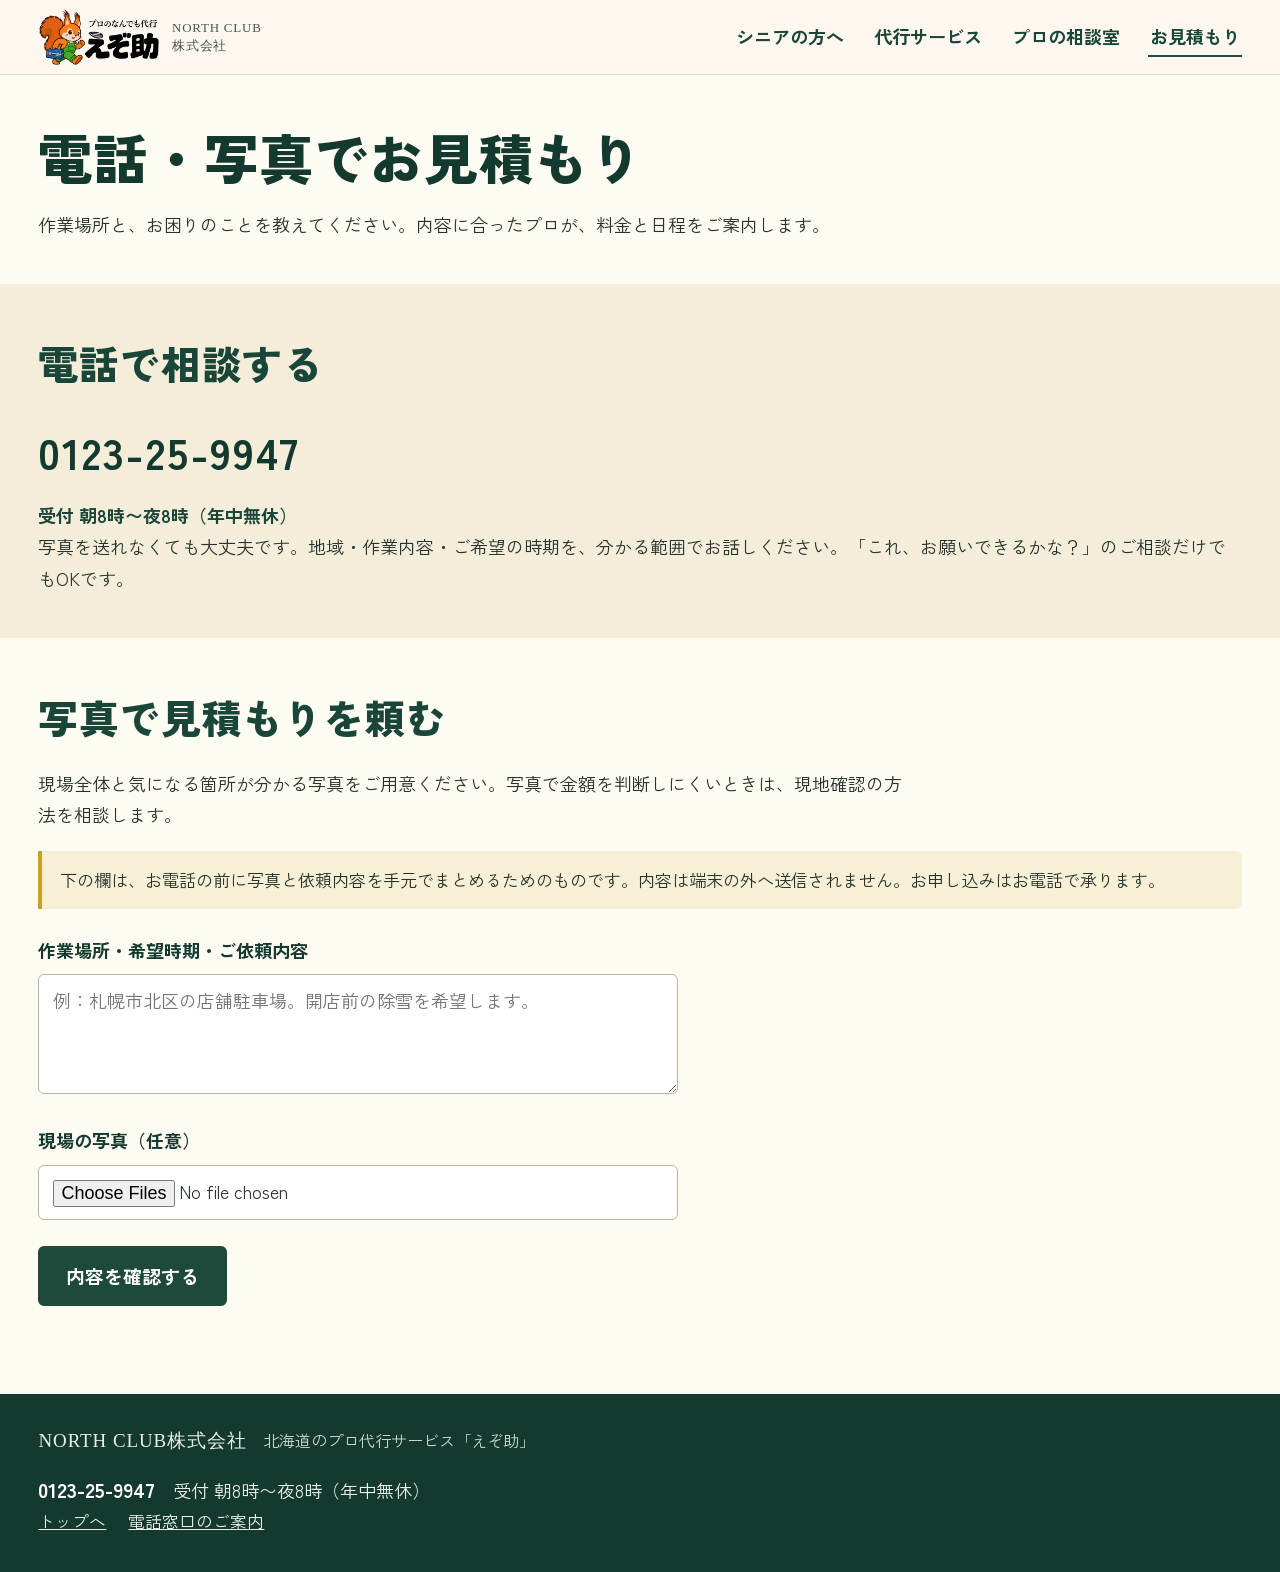
<file: mitsumori.html>
﻿<!DOCTYPE html>
<html lang="ja">
<head>
<meta charset="UTF-8" />
<meta name="viewport" content="width=device-width, initial-scale=1.0" />
<meta name="description" content="電話・写真でお見積もり。作業場所とお困りのことを教えてください。内容に合ったプロが、料金と日程をご案内します。" />
<title>電話・写真でお見積もり｜えぞ助（NORTH CLUB株式会社）</title>
<link rel="preconnect" href="https://fonts.googleapis.com" />
<link rel="preconnect" href="https://fonts.gstatic.com" crossorigin />
<link href="https://fonts.googleapis.com/css2?family=Zen+Kaku+Gothic+New:wght@400;500;700;900&display=swap" rel="stylesheet" />
<link rel="stylesheet" href="style.css?v=3" />
<script>if(localStorage.getItem("ezosuke-text-large")==="1"){document.documentElement.classList.add("text-large");}</script>
</head>
<body>

<header class="header">
  <div class="container header__inner">
    <a href="index.html" class="header__logo">
      <img src="assets/ezosuke-logo.png" alt="プロのなんでも代行 えぞ助" width="900" height="429" />
      <span class="header__company">NORTH CLUB<br />株式会社</span>
    </a>
    <nav class="nav">
      <button class="nav__toggle" aria-label="メニューを開く" aria-expanded="false" aria-controls="navList">
        <span></span><span></span><span></span>
      </button>
      <ul class="nav__list" id="navList">
        <li><a href="silver.html">シニアの方へ</a></li>
        <li><a href="service.html">代行サービス</a></li>
        <li><a href="soudan.html">プロの相談室</a></li>
        <li><a href="mitsumori.html" aria-current="page">お見積もり</a></li>
      </ul>
    </nav>
  </div>
</header>

<main>

  <!-- ヒーロー -->
  <section class="section">
    <div class="container">
      <h1 class="hero__title">電話・写真でお見積もり</h1>
      <p class="section__lead">作業場所と、お困りのことを教えてください。内容に合ったプロが、料金と日程をご案内します。</p>
    </div>
  </section>

  <!-- 電話で相談する -->
  <section class="section section--cream" id="phone">
    <div class="container">
      <h2 class="section__title">電話で相談する</h2>
      <p class="tel-display"><a href="tel:0123259947" style="color:inherit;text-decoration:none;">0123-25-9947</a></p>
      <p class="tel-hours">受付 朝8時〜夜8時（年中無休）</p>
      <p>写真を送れなくても大丈夫です。地域・作業内容・ご希望の時期を、分かる範囲でお話しください。「これ、お願いできるかな？」のご相談だけでもOKです。</p>
    </div>
  </section>

  <!-- 写真で見積もりを頼む -->
  <section class="section" id="photo">
    <div class="container">
      <h2 class="section__title">写真で見積もりを頼む</h2>
      <p class="section__lead">現場全体と気になる箇所が分かる写真をご用意ください。写真で金額を判断しにくいときは、現地確認の方法を相談します。</p>
      <div class="notice">下の欄は、お電話の前に写真と依頼内容を手元でまとめるためのものです。内容は端末の外へ送信されません。お申し込みはお電話で承ります。</div>
      <div class="form-block">
        <label for="requestText">作業場所・希望時期・ご依頼内容</label>
        <textarea id="requestText" placeholder="例：札幌市北区の店舗駐車場。開店前の除雪を希望します。"></textarea>
        <label for="photoInput">現場の写真（任意）</label>
        <input type="file" id="photoInput" accept="image/*" multiple />
        <div class="btn-row">
          <button class="btn btn--primary" id="previewBtn" type="button">内容を確認する</button>
        </div>
        <div class="preview-area" id="previewArea" hidden>
          <div class="preview-card">
            <h3>ご入力内容の確認（この端末の中だけで表示しています）</h3>
            <p id="previewText"></p>
            <div class="preview-thumbs" id="previewThumbs"></div>
          </div>
        </div>
      </div>
    </div>
  </section>

</main>

<footer class="footer">
  <div class="container">
    <div class="footer__brand">
      <span class="footer__company">NORTH CLUB株式会社</span>
      <span class="footer__tag">北海道のプロ代行サービス「えぞ助」</span>
    </div>
    <p class="footer__tel"><a href="tel:0123259947">0123-25-9947</a>　受付 朝8時〜夜8時（年中無休）</p>
    <div class="footer__links">
      <a href="index.html">トップへ</a>
      <a href="mitsumori.html#phone">電話窓口のご案内</a>
    </div>
  </div>
</footer>

<a class="sticky-tel" href="tel:0123259947">お電話で相談　0123-25-9947</a>
<script src="script.js"></script>
</body>
</html>
</file>
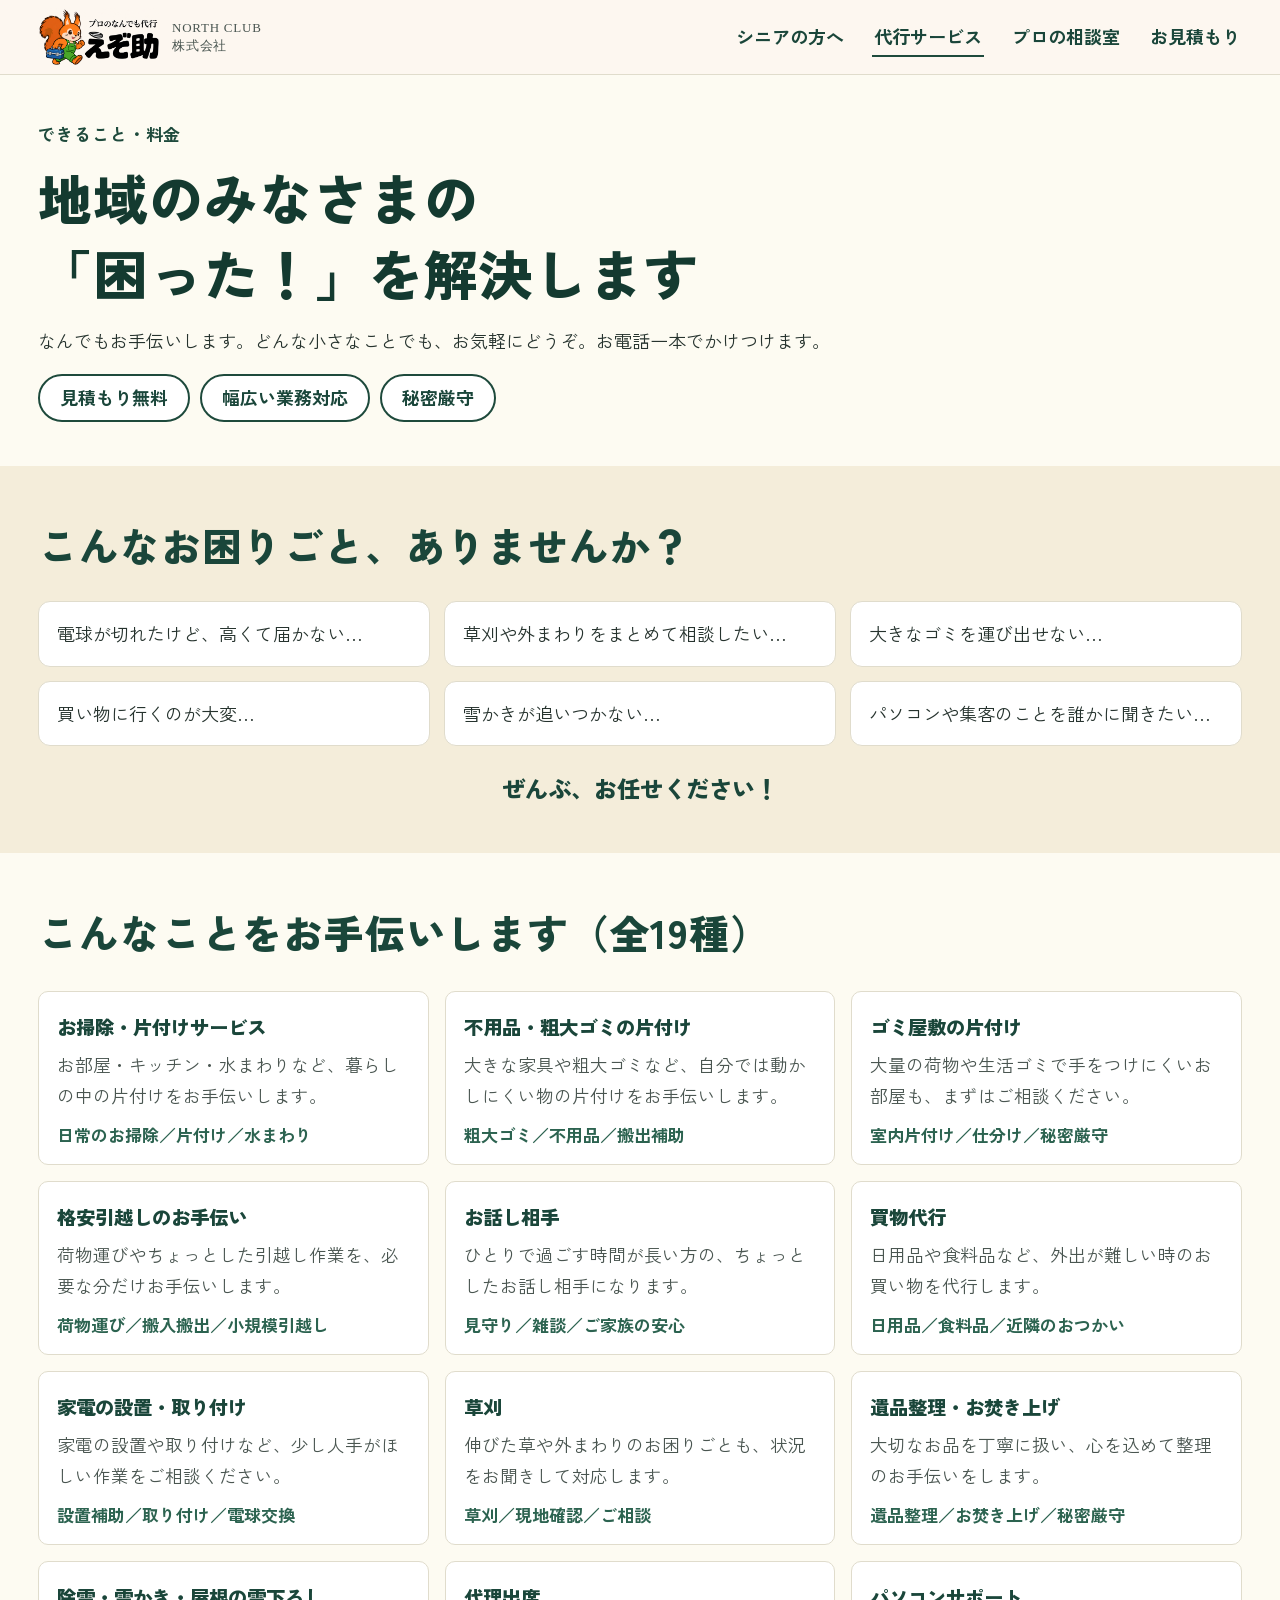
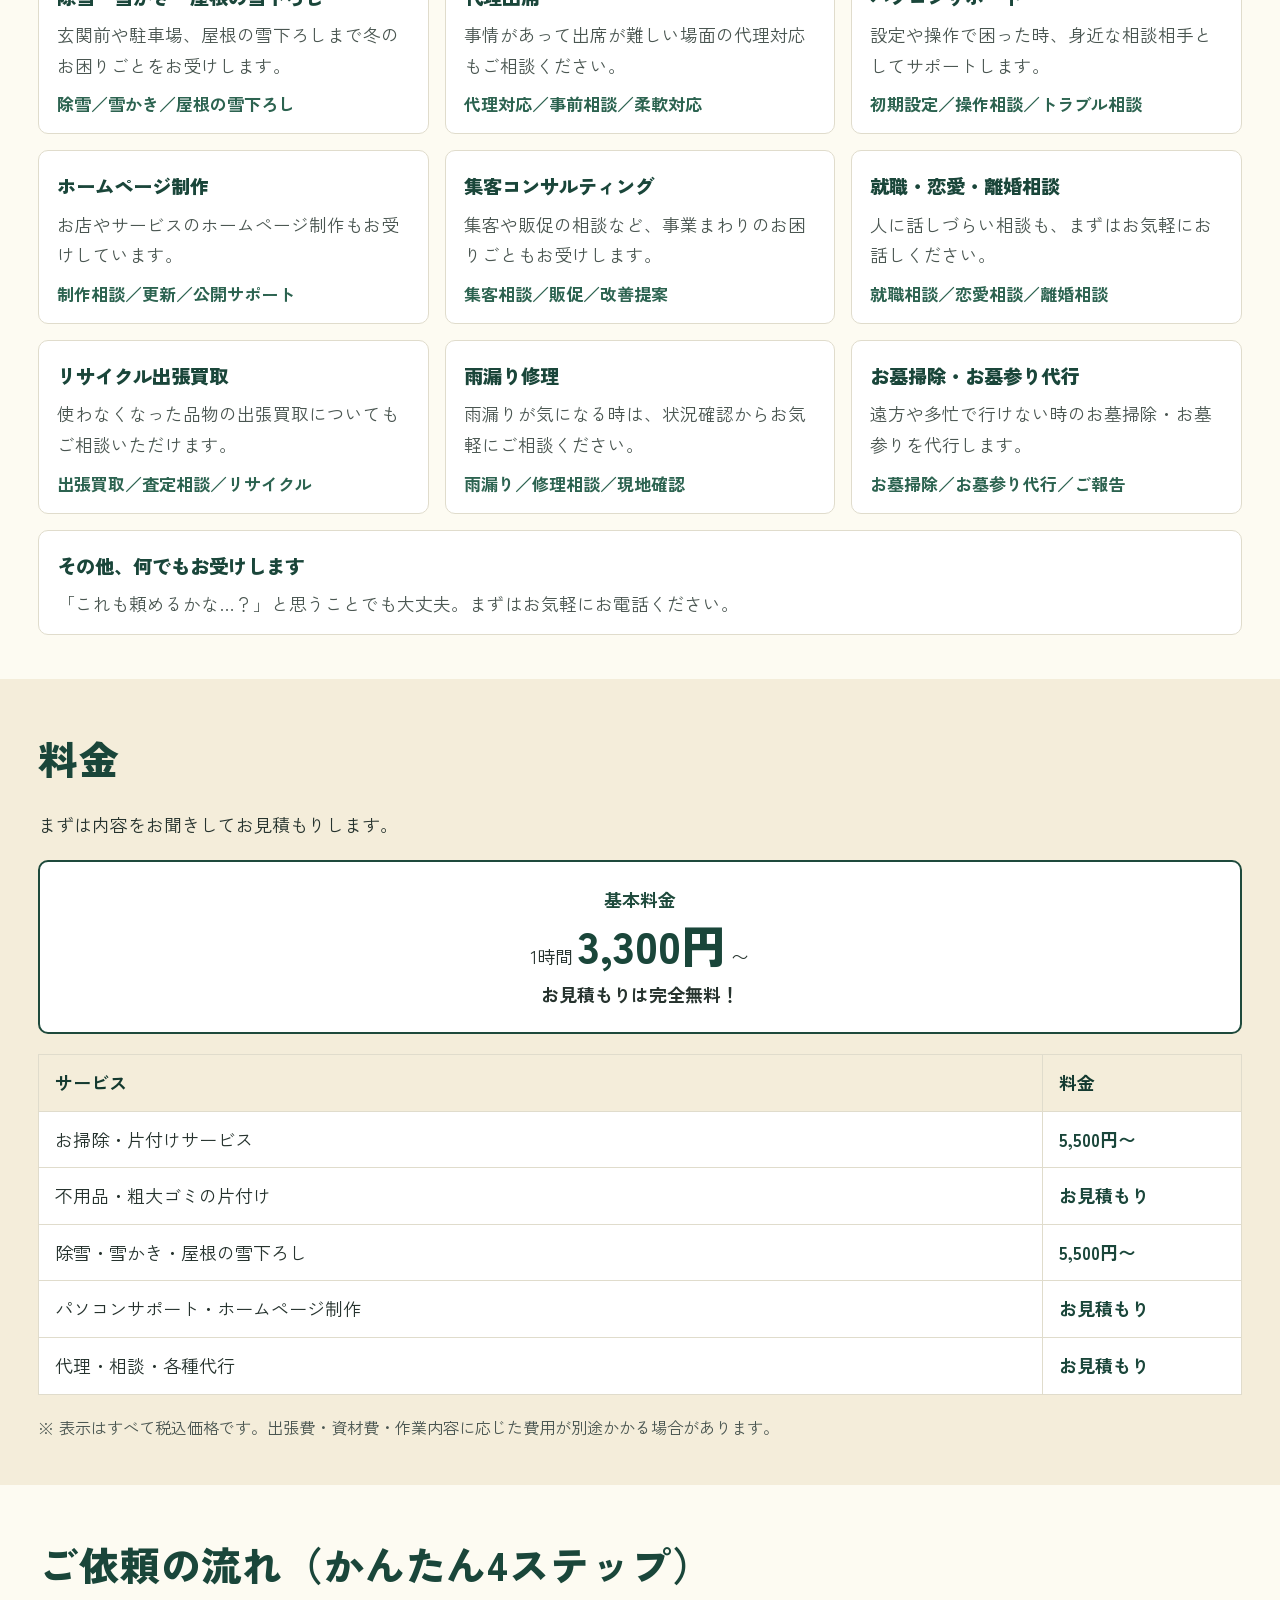
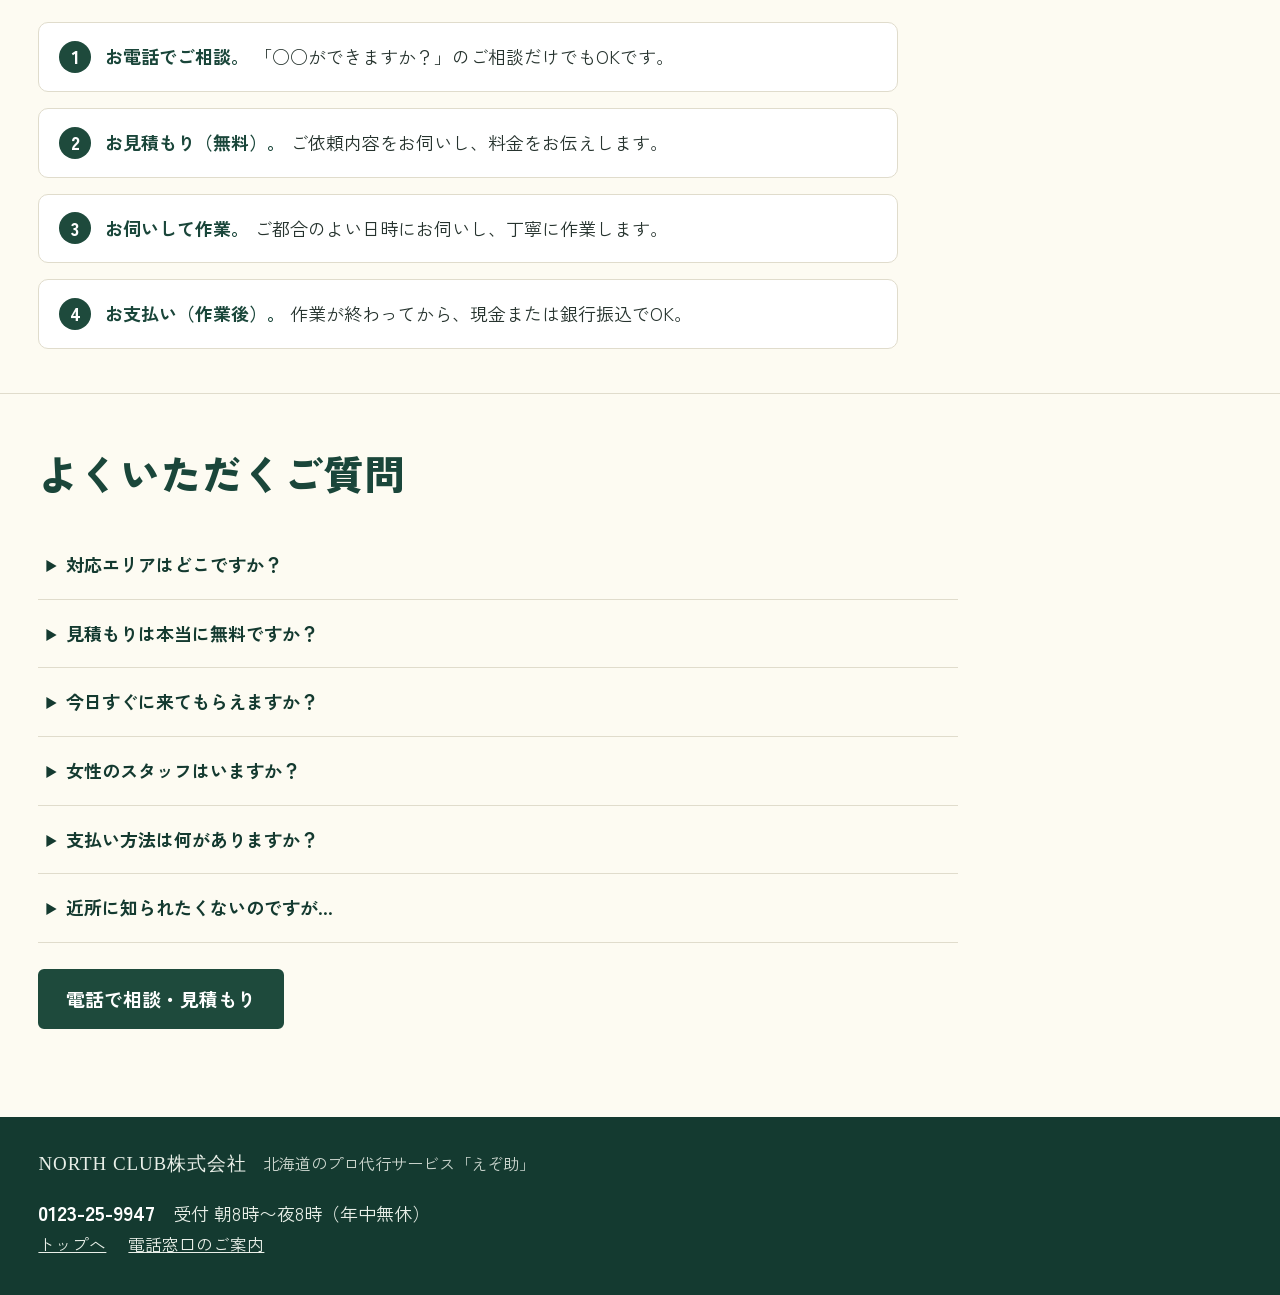
<file: service.html>
﻿<!DOCTYPE html>
<html lang="ja">
<head>
<meta charset="UTF-8" />
<meta name="viewport" content="width=device-width, initial-scale=1.0" />
<meta name="description" content="えぞ助の代行サービス一覧と料金。お掃除・片付け、不用品の片付け、除雪、買物代行、パソコンサポート、お墓参り代行まで全19種。基本料金1時間3,300円〜、お見積もり無料。" />
<title>サービス一覧・料金｜えぞ助（NORTH CLUB株式会社）</title>
<link rel="preconnect" href="https://fonts.googleapis.com" />
<link rel="preconnect" href="https://fonts.gstatic.com" crossorigin />
<link href="https://fonts.googleapis.com/css2?family=Zen+Kaku+Gothic+New:wght@400;500;700;900&display=swap" rel="stylesheet" />
<link rel="stylesheet" href="style.css?v=3" />
<script>if(localStorage.getItem("ezosuke-text-large")==="1"){document.documentElement.classList.add("text-large");}</script>
</head>
<body>

<header class="header">
  <div class="container header__inner">
    <a href="index.html" class="header__logo">
      <img src="assets/ezosuke-logo.png" alt="プロのなんでも代行 えぞ助" width="900" height="429" />
      <span class="header__company">NORTH CLUB<br />株式会社</span>
    </a>
    <nav class="nav">
      <button class="nav__toggle" aria-label="メニューを開く" aria-expanded="false" aria-controls="navList">
        <span></span><span></span><span></span>
      </button>
      <ul class="nav__list" id="navList">
        <li><a href="silver.html">シニアの方へ</a></li>
        <li><a href="service.html" aria-current="page">代行サービス</a></li>
        <li><a href="soudan.html">プロの相談室</a></li>
        <li><a href="mitsumori.html">お見積もり</a></li>
      </ul>
    </nav>
  </div>
</header>

<main>

  <!-- ページヘッダー -->
  <section class="section">
    <div class="container">
      <p class="eyebrow">できること・料金</p>
      <h1 class="hero__title">地域のみなさまの<br />「困った！」を解決します</h1>
      <p class="section__lead">なんでもお手伝いします。どんな小さなことでも、お気軽にどうぞ。お電話一本でかけつけます。</p>
      <div class="promise-row">
        <span class="promise">見積もり無料</span>
        <span class="promise">幅広い業務対応</span>
        <span class="promise">秘密厳守</span>
      </div>
    </div>
  </section>

  <!-- お困りごと -->
  <section class="section section--cream">
    <div class="container">
      <h2 class="section__title">こんなお困りごと、ありませんか？</h2>
      <div class="bubble-grid">
        <div class="bubble">電球が切れたけど、高くて届かない…</div>
        <div class="bubble">草刈や外まわりをまとめて相談したい…</div>
        <div class="bubble">大きなゴミを運び出せない…</div>
        <div class="bubble">買い物に行くのが大変…</div>
        <div class="bubble">雪かきが追いつかない…</div>
        <div class="bubble">パソコンや集客のことを誰かに聞きたい…</div>
      </div>
      <p class="bubble-answer">ぜんぶ、お任せください！</p>
    </div>
  </section>

  <!-- サービス一覧 -->
  <section class="section" id="list">
    <div class="container">
      <h2 class="section__title">こんなことをお手伝いします（全19種）</h2>
      <div class="svc-grid">
        <article class="svc">
          <h3>お掃除・片付けサービス</h3>
          <p>お部屋・キッチン・水まわりなど、暮らしの中の片付けをお手伝いします。</p>
          <p class="tags">日常のお掃除／片付け／水まわり</p>
        </article>
        <article class="svc">
          <h3>不用品・粗大ゴミの片付け</h3>
          <p>大きな家具や粗大ゴミなど、自分では動かしにくい物の片付けをお手伝いします。</p>
          <p class="tags">粗大ゴミ／不用品／搬出補助</p>
        </article>
        <article class="svc">
          <h3>ゴミ屋敷の片付け</h3>
          <p>大量の荷物や生活ゴミで手をつけにくいお部屋も、まずはご相談ください。</p>
          <p class="tags">室内片付け／仕分け／秘密厳守</p>
        </article>
        <article class="svc">
          <h3>格安引越しのお手伝い</h3>
          <p>荷物運びやちょっとした引越し作業を、必要な分だけお手伝いします。</p>
          <p class="tags">荷物運び／搬入搬出／小規模引越し</p>
        </article>
        <article class="svc">
          <h3>お話し相手</h3>
          <p>ひとりで過ごす時間が長い方の、ちょっとしたお話し相手になります。</p>
          <p class="tags">見守り／雑談／ご家族の安心</p>
        </article>
        <article class="svc">
          <h3>買物代行</h3>
          <p>日用品や食料品など、外出が難しい時のお買い物を代行します。</p>
          <p class="tags">日用品／食料品／近隣のおつかい</p>
        </article>
        <article class="svc">
          <h3>家電の設置・取り付け</h3>
          <p>家電の設置や取り付けなど、少し人手がほしい作業をご相談ください。</p>
          <p class="tags">設置補助／取り付け／電球交換</p>
        </article>
        <article class="svc">
          <h3>草刈</h3>
          <p>伸びた草や外まわりのお困りごとも、状況をお聞きして対応します。</p>
          <p class="tags">草刈／現地確認／ご相談</p>
        </article>
        <article class="svc">
          <h3>遺品整理・お焚き上げ</h3>
          <p>大切なお品を丁寧に扱い、心を込めて整理のお手伝いをします。</p>
          <p class="tags">遺品整理／お焚き上げ／秘密厳守</p>
        </article>
        <article class="svc">
          <h3>除雪・雪かき・屋根の雪下ろし</h3>
          <p>玄関前や駐車場、屋根の雪下ろしまで冬のお困りごとをお受けします。</p>
          <p class="tags">除雪／雪かき／屋根の雪下ろし</p>
        </article>
        <article class="svc">
          <h3>代理出席</h3>
          <p>事情があって出席が難しい場面の代理対応もご相談ください。</p>
          <p class="tags">代理対応／事前相談／柔軟対応</p>
        </article>
        <article class="svc">
          <h3>パソコンサポート</h3>
          <p>設定や操作で困った時、身近な相談相手としてサポートします。</p>
          <p class="tags">初期設定／操作相談／トラブル相談</p>
        </article>
        <article class="svc">
          <h3>ホームページ制作</h3>
          <p>お店やサービスのホームページ制作もお受けしています。</p>
          <p class="tags">制作相談／更新／公開サポート</p>
        </article>
        <article class="svc">
          <h3>集客コンサルティング</h3>
          <p>集客や販促の相談など、事業まわりのお困りごともお受けします。</p>
          <p class="tags">集客相談／販促／改善提案</p>
        </article>
        <article class="svc">
          <h3>就職・恋愛・離婚相談</h3>
          <p>人に話しづらい相談も、まずはお気軽にお話しください。</p>
          <p class="tags">就職相談／恋愛相談／離婚相談</p>
        </article>
        <article class="svc">
          <h3>リサイクル出張買取</h3>
          <p>使わなくなった品物の出張買取についてもご相談いただけます。</p>
          <p class="tags">出張買取／査定相談／リサイクル</p>
        </article>
        <article class="svc">
          <h3>雨漏り修理</h3>
          <p>雨漏りが気になる時は、状況確認からお気軽にご相談ください。</p>
          <p class="tags">雨漏り／修理相談／現地確認</p>
        </article>
        <article class="svc">
          <h3>お墓掃除・お墓参り代行</h3>
          <p>遠方や多忙で行けない時のお墓掃除・お墓参りを代行します。</p>
          <p class="tags">お墓掃除／お墓参り代行／ご報告</p>
        </article>
        <article class="svc svc--wide">
          <h3>その他、何でもお受けします</h3>
          <p>「これも頼めるかな…？」と思うことでも大丈夫。まずはお気軽にお電話ください。</p>
        </article>
      </div>
    </div>
  </section>

  <!-- 料金 -->
  <section class="section section--cream" id="price">
    <div class="container">
      <h2 class="section__title">料金</h2>
      <p class="section__lead">まずは内容をお聞きしてお見積もりします。</p>
      <div class="price-big">
        <p class="price-big__label">基本料金</p>
        <p>1時間 <strong>3,300円</strong> 〜</p>
        <p class="price-big__note">お見積もりは完全無料！</p>
      </div>
      <table class="price-table">
        <tr><th>サービス</th><th>料金</th></tr>
        <tr><td>お掃除・片付けサービス</td><td>5,500円〜</td></tr>
        <tr><td>不用品・粗大ゴミの片付け</td><td>お見積もり</td></tr>
        <tr><td>除雪・雪かき・屋根の雪下ろし</td><td>5,500円〜</td></tr>
        <tr><td>パソコンサポート・ホームページ制作</td><td>お見積もり</td></tr>
        <tr><td>代理・相談・各種代行</td><td>お見積もり</td></tr>
      </table>
      <p class="section__note">※ 表示はすべて税込価格です。出張費・資材費・作業内容に応じた費用が別途かかる場合があります。</p>
    </div>
  </section>

  <!-- ご依頼の流れ -->
  <section class="section" id="flow">
    <div class="container">
      <h2 class="section__title">ご依頼の流れ（かんたん4ステップ）</h2>
      <ol class="flow-list">
        <li><strong>お電話でご相談。</strong> 「○○ができますか？」のご相談だけでもOKです。</li>
        <li><strong>お見積もり（無料）。</strong> ご依頼内容をお伺いし、料金をお伝えします。</li>
        <li><strong>お伺いして作業。</strong> ご都合のよい日時にお伺いし、丁寧に作業します。</li>
        <li><strong>お支払い（作業後）。</strong> 作業が終わってから、現金または銀行振込でOK。</li>
      </ol>
    </div>
  </section>

  <!-- よくあるご質問 -->
  <section class="section section--line" id="faq">
    <div class="container">
      <h2 class="section__title">よくいただくご質問</h2>
      <div class="faq">
        <details>
          <summary>対応エリアはどこですか？</summary>
          <p>地域内を中心に、近隣地域も対応可能です。エリア外の場合もまずはご相談ください。</p>
        </details>
        <details>
          <summary>見積もりは本当に無料ですか？</summary>
          <p>はい、完全無料です。お見積もりの後でキャンセルされても料金はかかりません。</p>
        </details>
        <details>
          <summary>今日すぐに来てもらえますか？</summary>
          <p>スケジュールが空いていれば即日対応も可能です。お急ぎの場合はお電話でご連絡ください。</p>
        </details>
        <details>
          <summary>女性のスタッフはいますか？</summary>
          <p>ご要望に応じて手配いたします。お気軽にお申し付けください。</p>
        </details>
        <details>
          <summary>支払い方法は何がありますか？</summary>
          <p>現金、銀行振込に対応しております。</p>
        </details>
        <details>
          <summary>近所に知られたくないのですが…</summary>
          <p>無地のお車でお伺いするなど、ご事情に応じて配慮いたします。秘密厳守でご対応します。</p>
        </details>
      </div>
      <div class="btn-row">
        <a class="btn btn--primary" href="mitsumori.html#phone">電話で相談・見積もり</a>
      </div>
    </div>
  </section>

</main>

<footer class="footer">
  <div class="container">
    <div class="footer__brand">
      <span class="footer__company">NORTH CLUB株式会社</span>
      <span class="footer__tag">北海道のプロ代行サービス「えぞ助」</span>
    </div>
    <p class="footer__tel"><a href="tel:0123259947">0123-25-9947</a>　受付 朝8時〜夜8時（年中無休）</p>
    <div class="footer__links">
      <a href="index.html">トップへ</a>
      <a href="mitsumori.html#phone">電話窓口のご案内</a>
    </div>
  </div>
</footer>

<a class="sticky-tel" href="tel:0123259947">お電話で相談　0123-25-9947</a>
<script src="script.js"></script>
</body>
</html>
</file>
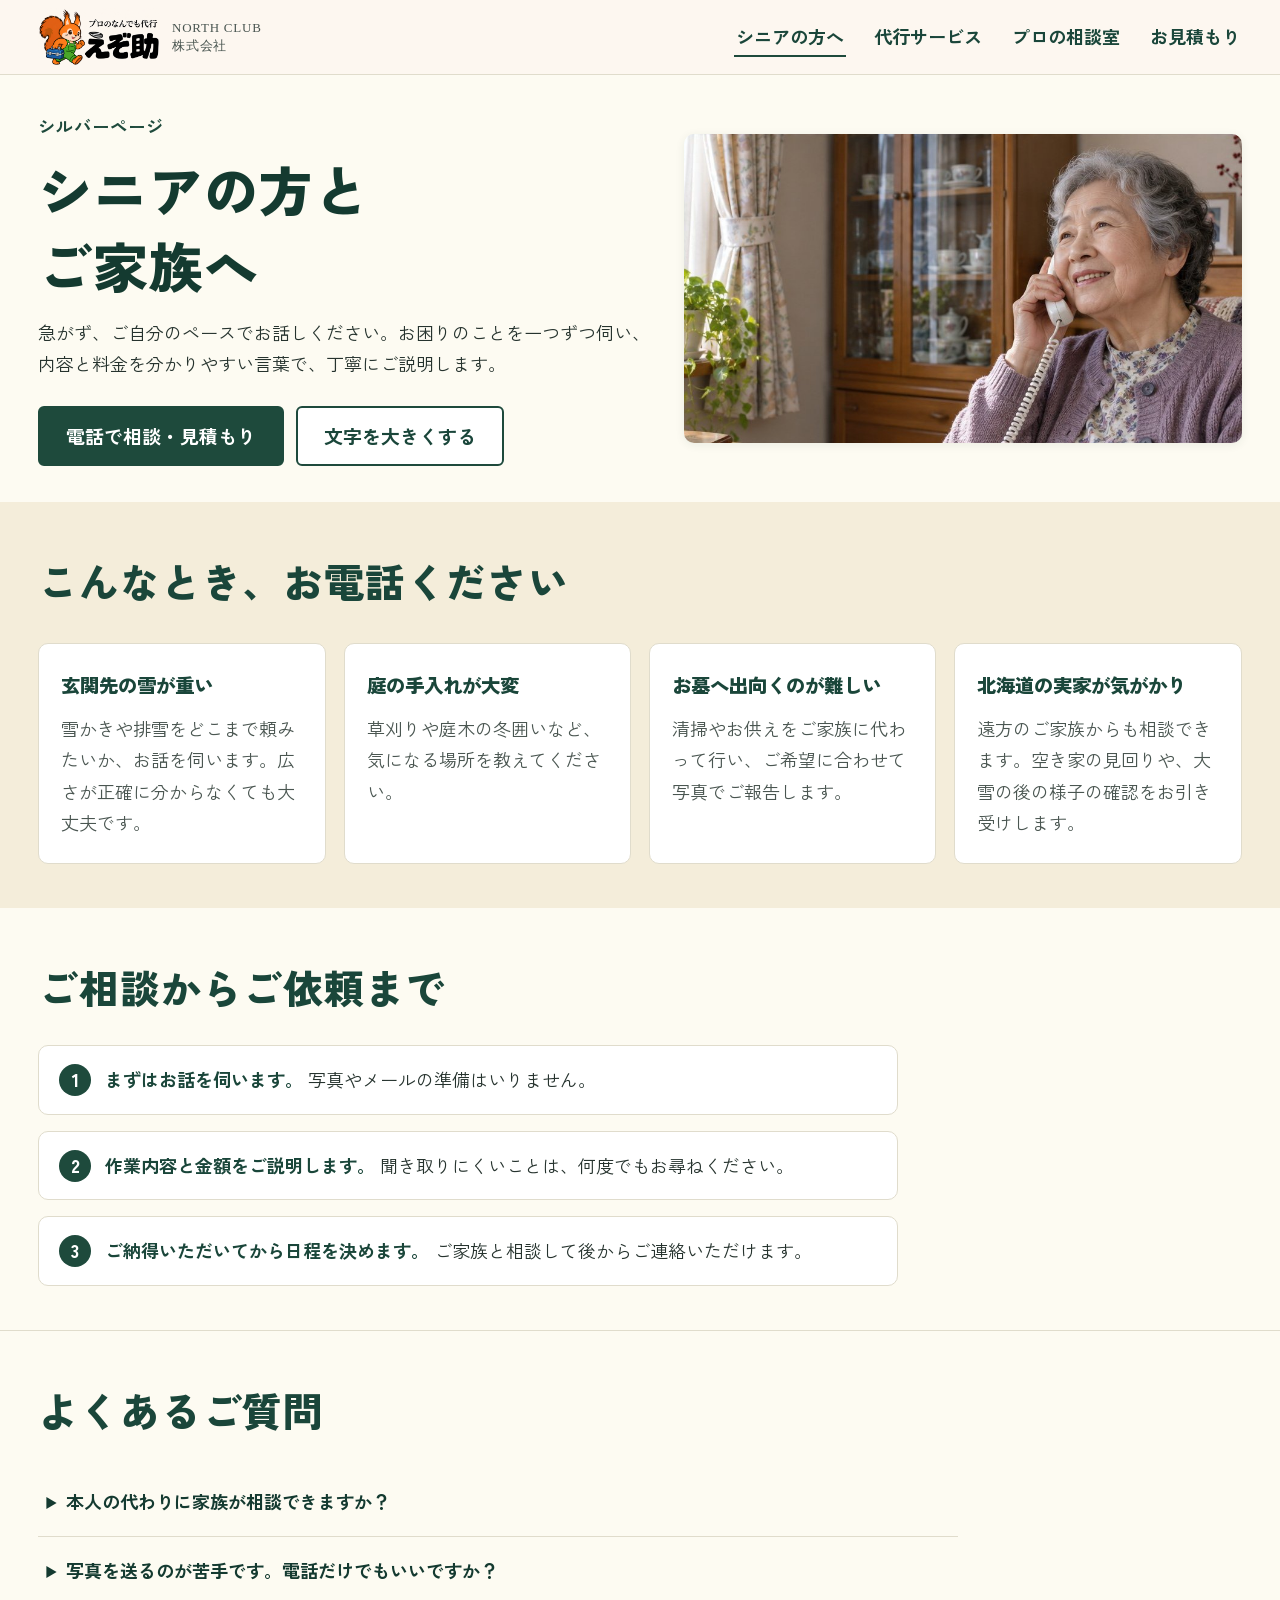
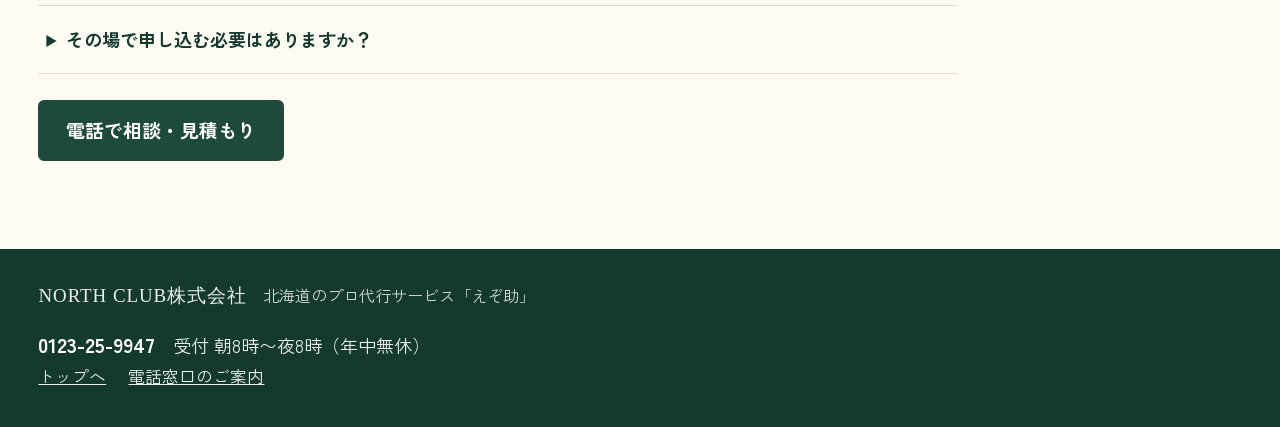
<file: silver.html>
﻿<!DOCTYPE html>
<html lang="ja">
<head>
<meta charset="UTF-8" />
<meta name="viewport" content="width=device-width, initial-scale=1.0" />
<meta name="description" content="シニアの方とご家族のためのページ。急がず、ご自分のペースでお話しください。雪かき、庭の手入れ、お墓参りの代行、空き家の見回りなどをお引き受けします。" />
<title>シニアの方とご家族へ｜えぞ助（NORTH CLUB株式会社）</title>
<link rel="preconnect" href="https://fonts.googleapis.com" />
<link rel="preconnect" href="https://fonts.gstatic.com" crossorigin />
<link href="https://fonts.googleapis.com/css2?family=Zen+Kaku+Gothic+New:wght@400;500;700;900&display=swap" rel="stylesheet" />
<link rel="stylesheet" href="style.css?v=3" />
<script>if(localStorage.getItem("ezosuke-text-large")==="1"){document.documentElement.classList.add("text-large");}</script>
</head>
<body>

<header class="header">
  <div class="container header__inner">
    <a href="index.html" class="header__logo">
      <img src="assets/ezosuke-logo.png" alt="プロのなんでも代行 えぞ助" width="900" height="429" />
      <span class="header__company">NORTH CLUB<br />株式会社</span>
    </a>
    <nav class="nav">
      <button class="nav__toggle" aria-label="メニューを開く" aria-expanded="false" aria-controls="navList">
        <span></span><span></span><span></span>
      </button>
      <ul class="nav__list" id="navList">
        <li><a href="silver.html" aria-current="page">シニアの方へ</a></li>
        <li><a href="service.html">代行サービス</a></li>
        <li><a href="soudan.html">プロの相談室</a></li>
        <li><a href="mitsumori.html">お見積もり</a></li>
      </ul>
    </nav>
  </div>
</header>

<main>

  <!-- ヒーロー -->
  <section class="silver-hero">
    <div class="container silver-hero__inner">
      <div>
        <p class="eyebrow">シルバーページ</p>
        <h1 class="hero__title">シニアの方と<br />ご家族へ</h1>
        <p>急がず、ご自分のペースでお話しください。お困りのことを一つずつ伺い、内容と料金を分かりやすい言葉で、丁寧にご説明します。</p>
        <div class="btn-row">
          <a class="btn btn--primary" href="mitsumori.html#phone">電話で相談・見積もり</a>
          <button class="btn btn--outline" id="textSizeToggle" type="button" aria-pressed="false">文字を大きくする</button>
        </div>
      </div>
      <div class="silver-hero__photo">
        <img src="assets/senior-phone.jpg" alt="自宅で電話をかけるシニアの女性" />
      </div>
    </div>
  </section>

  <!-- こんなとき、お電話ください -->
  <section class="section section--cream">
    <div class="container">
      <h2 class="section__title">こんなとき、お電話ください</h2>
      <div class="card-grid card-grid--4">
        <div class="card">
          <h3>玄関先の雪が重い</h3>
          <p>雪かきや排雪をどこまで頼みたいか、お話を伺います。広さが正確に分からなくても大丈夫です。</p>
        </div>
        <div class="card">
          <h3>庭の手入れが大変</h3>
          <p>草刈りや庭木の冬囲いなど、気になる場所を教えてください。</p>
        </div>
        <div class="card">
          <h3>お墓へ出向くのが難しい</h3>
          <p>清掃やお供えをご家族に代わって行い、ご希望に合わせて写真でご報告します。</p>
        </div>
        <div class="card">
          <h3>北海道の実家が気がかり</h3>
          <p>遠方のご家族からも相談できます。空き家の見回りや、大雪の後の様子の確認をお引き受けします。</p>
        </div>
      </div>
    </div>
  </section>

  <!-- ご相談からご依頼まで -->
  <section class="section">
    <div class="container">
      <h2 class="section__title">ご相談からご依頼まで</h2>
      <ol class="flow-list">
        <li><strong>まずはお話を伺います。</strong> 写真やメールの準備はいりません。</li>
        <li><strong>作業内容と金額をご説明します。</strong> 聞き取りにくいことは、何度でもお尋ねください。</li>
        <li><strong>ご納得いただいてから日程を決めます。</strong> ご家族と相談して後からご連絡いただけます。</li>
      </ol>
    </div>
  </section>

  <!-- よくあるご質問 -->
  <section class="section section--line">
    <div class="container">
      <h2 class="section__title">よくあるご質問</h2>
      <div class="faq">
        <details>
          <summary>本人の代わりに家族が相談できますか？</summary>
          <p>はい、ご家族からのご相談も承ります。遠方にお住まいのご家族からも、空き家の見回りやお墓のお参りなどをご相談いただけます。</p>
        </details>
        <details>
          <summary>写真を送るのが苦手です。電話だけでもいいですか？</summary>
          <p>はい、お電話だけで大丈夫です。写真やメールの準備はいりません。広さなどが正確に分からなくても、分かる範囲でお話しいただければお伺いします。</p>
        </details>
        <details>
          <summary>その場で申し込む必要はありますか？</summary>
          <p>いいえ、その場でお申し込みいただく必要はありません。作業内容と金額にご納得いただいてから日程を決めます。ご家族と相談して、後からご連絡いただけます。</p>
        </details>
      </div>
      <div class="btn-row">
        <a class="btn btn--primary" href="mitsumori.html#phone">電話で相談・見積もり</a>
      </div>
    </div>
  </section>

</main>

<footer class="footer">
  <div class="container">
    <div class="footer__brand">
      <span class="footer__company">NORTH CLUB株式会社</span>
      <span class="footer__tag">北海道のプロ代行サービス「えぞ助」</span>
    </div>
    <p class="footer__tel"><a href="tel:0123259947">0123-25-9947</a>　受付 朝8時〜夜8時（年中無休）</p>
    <div class="footer__links">
      <a href="index.html">トップへ</a>
      <a href="mitsumori.html#phone">電話窓口のご案内</a>
    </div>
  </div>
</footer>

<a class="sticky-tel" href="tel:0123259947">お電話で相談　0123-25-9947</a>
<script src="script.js"></script>
</body>
</html>
</file>
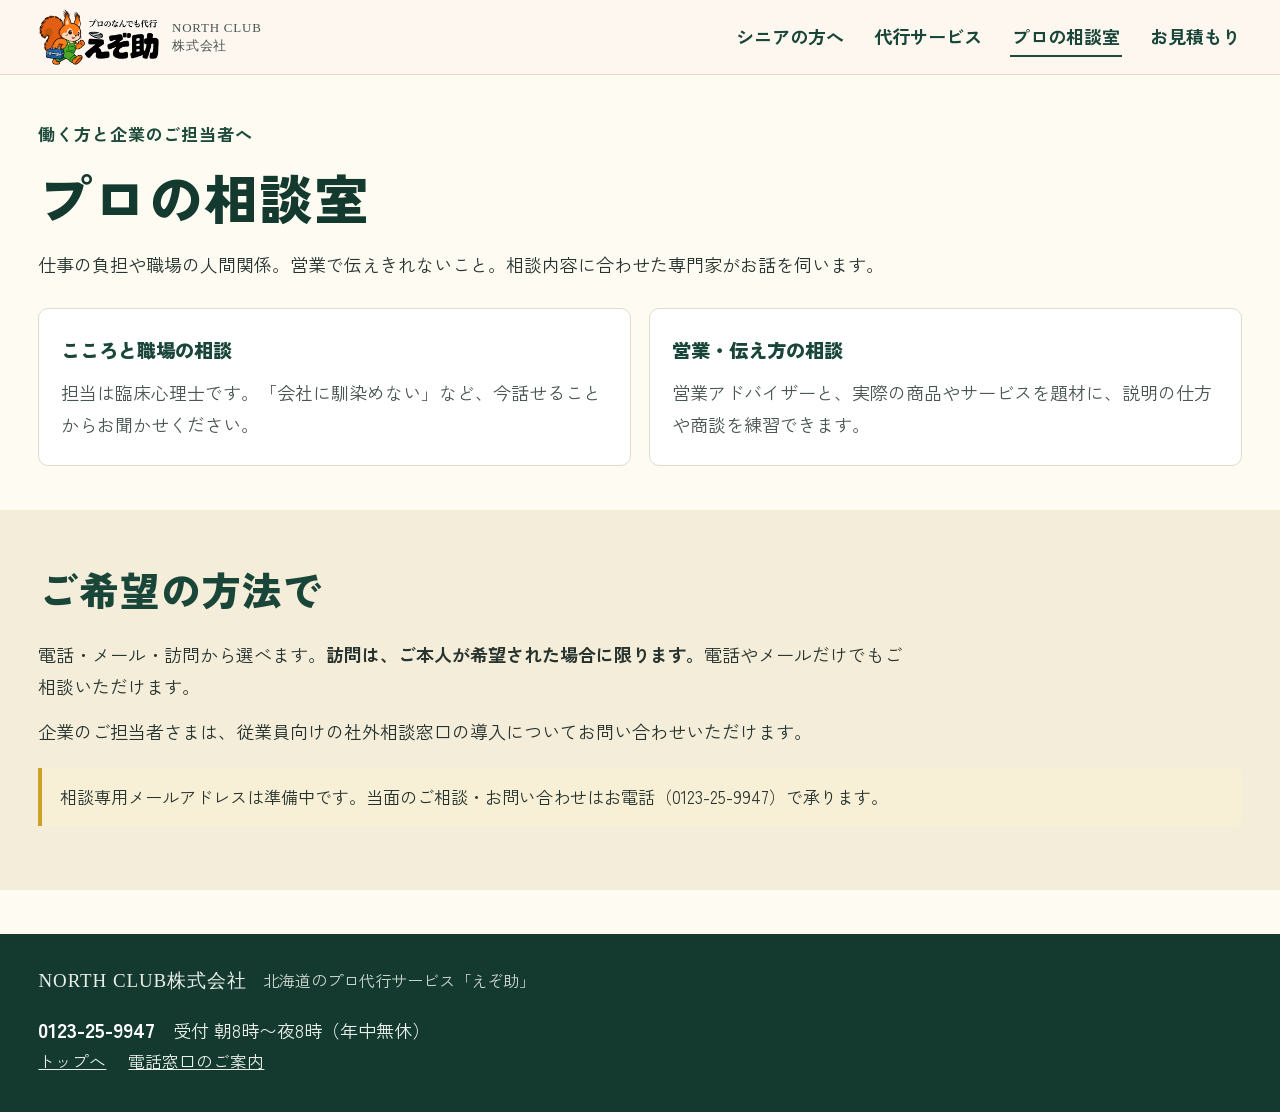
<file: soudan.html>
﻿<!DOCTYPE html>
<html lang="ja">
<head>
<meta charset="UTF-8" />
<meta name="viewport" content="width=device-width, initial-scale=1.0" />
<meta name="description" content="プロの相談室。こころと職場の相談は臨床心理士、営業・伝え方の相談は営業アドバイザーが担当。電話・メール・訪問から選べます。" />
<title>プロの相談室｜えぞ助（NORTH CLUB株式会社）</title>
<link rel="preconnect" href="https://fonts.googleapis.com" />
<link rel="preconnect" href="https://fonts.gstatic.com" crossorigin />
<link href="https://fonts.googleapis.com/css2?family=Zen+Kaku+Gothic+New:wght@400;500;700;900&display=swap" rel="stylesheet" />
<link rel="stylesheet" href="style.css?v=3" />
<script>if(localStorage.getItem("ezosuke-text-large")==="1"){document.documentElement.classList.add("text-large");}</script>
</head>
<body>

<header class="header">
  <div class="container header__inner">
    <a href="index.html" class="header__logo">
      <img src="assets/ezosuke-logo.png" alt="プロのなんでも代行 えぞ助" width="900" height="429" />
      <span class="header__company">NORTH CLUB<br />株式会社</span>
    </a>
    <nav class="nav">
      <button class="nav__toggle" aria-label="メニューを開く" aria-expanded="false" aria-controls="navList">
        <span></span><span></span><span></span>
      </button>
      <ul class="nav__list" id="navList">
        <li><a href="silver.html">シニアの方へ</a></li>
        <li><a href="service.html">代行サービス</a></li>
        <li><a href="soudan.html" aria-current="page">プロの相談室</a></li>
        <li><a href="mitsumori.html">お見積もり</a></li>
      </ul>
    </nav>
  </div>
</header>

<main>

  <!-- ヒーロー -->
  <section class="section">
    <div class="container">
      <p class="eyebrow">働く方と企業のご担当者へ</p>
      <h1 class="hero__title">プロの相談室</h1>
      <p class="section__lead">仕事の負担や職場の人間関係。営業で伝えきれないこと。相談内容に合わせた専門家がお話を伺います。</p>
      <div class="card-grid card-grid--2">
        <div class="card">
          <h3>こころと職場の相談</h3>
          <p>担当は臨床心理士です。「会社に馴染めない」など、今話せることからお聞かせください。</p>
        </div>
        <div class="card">
          <h3>営業・伝え方の相談</h3>
          <p>営業アドバイザーと、実際の商品やサービスを題材に、説明の仕方や商談を練習できます。</p>
        </div>
      </div>
    </div>
  </section>

  <!-- ご希望の方法で -->
  <section class="section section--cream">
    <div class="container">
      <h2 class="section__title">ご希望の方法で</h2>
      <p class="section__lead">電話・メール・訪問から選べます。<strong>訪問は、ご本人が希望された場合に限ります。</strong>電話やメールだけでもご相談いただけます。</p>
      <p class="section__lead" style="margin-top:14px;">企業のご担当者さまは、従業員向けの社外相談窓口の導入についてお問い合わせいただけます。</p>
      <div class="notice">相談専用メールアドレスは準備中です。当面のご相談・お問い合わせはお電話（0123-25-9947）で承ります。</div>
    </div>
  </section>

</main>

<footer class="footer">
  <div class="container">
    <div class="footer__brand">
      <span class="footer__company">NORTH CLUB株式会社</span>
      <span class="footer__tag">北海道のプロ代行サービス「えぞ助」</span>
    </div>
    <p class="footer__tel"><a href="tel:0123259947">0123-25-9947</a>　受付 朝8時〜夜8時（年中無休）</p>
    <div class="footer__links">
      <a href="index.html">トップへ</a>
      <a href="mitsumori.html#phone">電話窓口のご案内</a>
    </div>
  </div>
</footer>

<a class="sticky-tel" href="tel:0123259947">お電話で相談　0123-25-9947</a>
<script src="script.js"></script>
</body>
</html>
</file>
<file: style.css>
/* ==========================================================
   えぞ助｜北海道のプロ代行サービス（NORTH CLUB株式会社）
   確認用サイト スタイルシート
   ========================================================== */

:root {
  --green-900: #143A30;
  --green-800: #1A463A;
  --green-700: #1E4A3C;
  --green-600: #2C6350;
  --green-100: #E7EEE5;
  --cream: #F4EDDA;
  --cream-deep: #EFE6CC;
  --paper: #FDFBF2;
  --logo-bg: #FDF7F0;
  --ink: #26332E;
  --ink-soft: #4A5651;
  --line: #E0DCCC;
  --amber: #C9A227;
  --amber-bg: #F7F0D6;
  --white: #FFFFFF;
  --radius: 10px;
  --shadow: 0 2px 10px rgba(20, 58, 48, 0.08);
  --font-sans: "Zen Kaku Gothic New", "Noto Sans JP", "Hiragino Kaku Gothic ProN", "Yu Gothic", sans-serif;
  --font-serif: Georgia, "Times New Roman", "Yu Mincho", serif;
}

* { margin: 0; padding: 0; box-sizing: border-box; }

/* 画面が広いほど文字も大きく（モバイル17px 〜 ワイド画面22px） */
html { scroll-behavior: smooth; scroll-padding-top: 96px; font-size: clamp(17px, 11px + 0.55vw, 22px); }

/* 文字を大きくする（シニア向け・全ページ共通、remが全て連動） */
html.text-large { font-size: clamp(20px, 13px + 0.65vw, 26px); }

body {
  font-family: var(--font-sans);
  font-size: 1rem;
  line-height: 1.75;
  color: var(--ink);
  background: var(--paper);
  -webkit-font-smoothing: antialiased;
}


img { max-width: 100%; display: block; }

a { color: var(--green-700); }

.container {
  max-width: 1440px;
  margin: 0 auto;
  padding: 0 clamp(20px, 3vw, 48px);
}

/* ---------- ヘッダー ---------- */
.header {
  background: var(--logo-bg);
  border-bottom: 1px solid var(--line);
  position: sticky;
  top: 0;
  z-index: 100;
}

.header__inner {
  display: flex;
  align-items: center;
  justify-content: space-between;
  gap: 16px;
  min-height: 72px;
}

.header__logo {
  display: flex;
  align-items: center;
  gap: 12px;
  text-decoration: none;
  padding: 8px 0;
}

.header__logo img {
  height: 58px;
  width: auto;
}

.header__company {
  font-family: var(--font-serif);
  font-size: 0.72rem;
  letter-spacing: 0.06em;
  color: var(--ink-soft);
  line-height: 1.4;
}

.nav__list {
  display: flex;
  align-items: center;
  flex-wrap: wrap;
  gap: 8px 26px;
  list-style: none;
  justify-content: flex-end;
}

.nav__list a { white-space: nowrap; }

.nav__list a {
  text-decoration: none;
  color: var(--green-800);
  font-weight: 700;
  font-size: 1rem;
  padding: 6px 2px;
  border-bottom: 2px solid transparent;
}

.nav__list a:hover,
.nav__list a[aria-current="page"] {
  border-bottom-color: var(--green-700);
}

.nav__toggle {
  display: none;
  flex-direction: column;
  justify-content: center;
  gap: 5px;
  width: 44px;
  height: 44px;
  background: none;
  border: 1px solid var(--line);
  border-radius: 8px;
  cursor: pointer;
}

.nav__toggle span {
  display: block;
  width: 20px;
  height: 2px;
  margin: 0 auto;
  background: var(--green-800);
}

/* ---------- ボタン ---------- */
.btn {
  display: inline-block;
  padding: 13px 26px;
  border-radius: 6px;
  font-weight: 700;
  font-size: 1.05rem;
  text-decoration: none;
  cursor: pointer;
  border: 2px solid var(--green-700);
  transition: background 0.2s, color 0.2s;
  font-family: var(--font-sans);
  line-height: 1.6;
}

.btn--primary {
  background: var(--green-700);
  color: #fff;
}

.btn--primary:hover { background: var(--green-600); border-color: var(--green-600); }

.btn--outline {
  background: #fff;
  color: var(--green-800);
}

.btn--outline:hover { background: var(--green-100); }

.btn-row {
  display: flex;
  flex-wrap: wrap;
  gap: 12px;
  margin-top: 26px;
}

/* ---------- セクション共通 ---------- */
.section { padding: 44px 0; }
.section--cream { background: var(--cream); }
.section--mint { background: var(--green-100); }
.section--line { border-top: 1px solid var(--line); }

.section__title {
  font-size: clamp(1.6rem, 3.6vw, 2.2rem);
  font-weight: 900;
  color: var(--green-800);
  margin-bottom: 16px;
  letter-spacing: 0.02em;
}

.section__lead {
  max-width: 48em;
  color: var(--ink);
}

.eyebrow {
  font-size: 0.95rem;
  font-weight: 700;
  color: var(--green-700);
  letter-spacing: 0.05em;
  margin-bottom: 10px;
}

/* ---------- ヒーロー（トップ） ---------- */
.hero {
  background: var(--green-100);
  padding: 36px 0 44px;
}

.hero__title {
  font-size: clamp(1.8rem, 5vw, 3rem);
  font-weight: 900;
  color: var(--green-900);
  letter-spacing: 0.02em;
  line-height: 1.4;
  margin-bottom: 14px;
}

.hero__lead { font-size: 1.12rem; color: var(--ink); }

.hero__figure {
  margin-top: 28px;
  border-radius: var(--radius);
  overflow: hidden;
  box-shadow: var(--shadow);
}

.hero__figure img {
  width: 100%;
  aspect-ratio: 1536 / 410;
  height: auto;
  object-fit: cover;
}

@media (max-width: 640px) {
  .hero__figure img { aspect-ratio: 4 / 3; }
}

/* 句点単位で折り返すための補助 */
.nw { display: inline-block; }

.hero__sub {
  margin-top: 28px;
}

.hero__sub h2 {
  font-size: clamp(1.25rem, 2.8vw, 1.7rem);
  font-weight: 900;
  color: var(--green-800);
  margin-bottom: 8px;
}

/* ---------- シニア帯 ---------- */
.senior-band__inner {
  display: grid;
  grid-template-columns: minmax(0, 420px) 1fr;
  gap: 32px;
  align-items: center;
}

.senior-band__photo {
  border-radius: var(--radius);
  overflow: hidden;
  box-shadow: var(--shadow);
}

.senior-band__title {
  font-size: clamp(1.4rem, 3vw, 1.9rem);
  font-weight: 900;
  color: var(--green-800);
  margin-bottom: 12px;
}

/* ---------- カード ---------- */
.card-grid {
  display: grid;
  gap: 18px;
  margin-top: 28px;
}

.card-grid--3 { grid-template-columns: repeat(3, 1fr); }
.card-grid--2 { grid-template-columns: repeat(2, 1fr); }
.card-grid--4 { grid-template-columns: repeat(4, 1fr); }

.card {
  background: var(--white);
  border: 1px solid var(--line);
  border-radius: var(--radius);
  padding: 24px 22px;
}

.card h3 {
  font-size: 1.08rem;
  font-weight: 900;
  color: var(--green-800);
  margin-bottom: 10px;
}

.card p { font-size: 1rem; color: var(--ink-soft); }

.section__note {
  margin-top: 18px;
  font-size: 0.9rem;
  color: var(--ink-soft);
}

/* ---------- 注意書き ---------- */
.notice {
  border-left: 4px solid var(--amber);
  background: var(--amber-bg);
  padding: 14px 18px;
  border-radius: 0 6px 6px 0;
  font-size: 0.95rem;
  margin: 20px 0;
}

/* ---------- 流れ（番号リスト） ---------- */
.flow-list {
  list-style: none;
  counter-reset: flow;
  margin-top: 24px;
  display: grid;
  gap: 16px;
  max-width: 860px;
}

.flow-list li {
  counter-increment: flow;
  background: var(--white);
  border: 1px solid var(--line);
  border-radius: var(--radius);
  padding: 18px 20px 18px 66px;
  position: relative;
}

.flow-list li::before {
  content: counter(flow);
  position: absolute;
  left: 20px;
  top: 50%;
  transform: translateY(-50%);
  width: 32px;
  height: 32px;
  border-radius: 50%;
  background: var(--green-700);
  color: #fff;
  font-weight: 900;
  display: flex;
  align-items: center;
  justify-content: center;
  font-size: 1rem;
}

.flow-list strong { color: var(--green-800); }

/* ---------- FAQ ---------- */
.faq { margin-top: 24px; max-width: 920px; }

.faq details {
  border-bottom: 1px solid var(--line);
}

.faq summary {
  cursor: pointer;
  font-weight: 700;
  color: var(--green-900);
  padding: 18px 8px;
  list-style-position: inside;
}

.faq summary:hover { color: var(--green-600); }

.faq details p {
  padding: 0 8px 20px 30px;
  color: var(--ink-soft);
}

/* ---------- シルバーページ ヒーロー ---------- */
.silver-hero { padding: 36px 0; }

.silver-hero__inner {
  display: grid;
  grid-template-columns: 1.1fr 1fr;
  gap: 32px;
  align-items: center;
}

.silver-hero__photo {
  border-radius: var(--radius);
  overflow: hidden;
  box-shadow: var(--shadow);
}

/* ---------- 電話ブロック ---------- */
.tel-display {
  font-family: var(--font-sans);
  font-size: clamp(1.7rem, 4.5vw, 2.4rem);
  font-weight: 700;
  color: var(--green-900);
  letter-spacing: 0.04em;
  margin: 10px 0;
}

.tel-caption { font-size: 0.88rem; color: var(--ink-soft); }

/* ---------- フォーム ---------- */
.form-block { max-width: 640px; margin-top: 26px; }

.form-block label {
  display: block;
  font-weight: 700;
  color: var(--green-900);
  margin: 22px 0 8px;
}

.form-block textarea,
.form-block input[type="file"] {
  width: 100%;
  border: 1px solid #B9B4A3;
  border-radius: 6px;
  background: #fff;
  padding: 12px 14px;
  font-family: var(--font-sans);
  font-size: 1rem;
  color: var(--ink);
}

.form-block textarea { min-height: 120px; resize: vertical; }

.form-block textarea:focus,
.form-block input[type="file"]:focus {
  outline: 2px solid var(--green-600);
  outline-offset: 1px;
}

.preview-area { margin-top: 24px; }

.preview-area[hidden] { display: none; }

.preview-card {
  background: var(--white);
  border: 1px solid var(--line);
  border-radius: var(--radius);
  padding: 20px;
}

.preview-card h3 {
  font-size: 1rem;
  color: var(--green-800);
  margin-bottom: 10px;
}

.preview-card p { white-space: pre-wrap; font-size: 0.95rem; }

.preview-thumbs {
  display: flex;
  flex-wrap: wrap;
  gap: 10px;
  margin-top: 14px;
}

.preview-thumbs img {
  width: 120px;
  height: 90px;
  object-fit: cover;
  border-radius: 6px;
  border: 1px solid var(--line);
}

/* ---------- サービス一覧・料金ページ ---------- */
.promise-row {
  display: flex;
  flex-wrap: wrap;
  gap: 10px;
  margin-top: 18px;
}

.promise {
  background: #fff;
  border: 2px solid var(--green-700);
  color: var(--green-800);
  border-radius: 999px;
  padding: 6px 20px;
  font-weight: 700;
  font-size: 1rem;
}

.bubble-grid {
  display: grid;
  grid-template-columns: repeat(3, 1fr);
  gap: 14px;
  margin-top: 22px;
}

.bubble {
  background: #fff;
  border: 1px solid var(--line);
  border-radius: 12px;
  padding: 16px 18px;
}

.bubble-answer {
  margin-top: 22px;
  text-align: center;
  font-size: 1.3rem;
  font-weight: 900;
  color: var(--green-800);
}

.svc-grid {
  display: grid;
  grid-template-columns: repeat(3, 1fr);
  gap: 16px;
  margin-top: 24px;
}

.svc {
  background: #fff;
  border: 1px solid var(--line);
  border-radius: var(--radius);
  padding: 18px 18px 14px;
}

.svc--wide { grid-column: 1 / -1; }

.svc h3 {
  font-size: 1.08rem;
  font-weight: 900;
  color: var(--green-800);
  margin-bottom: 6px;
}

.svc p { font-size: 0.98rem; color: var(--ink-soft); }

.svc .tags {
  font-size: 0.95rem;
  color: var(--green-600);
  font-weight: 700;
  margin-top: 8px;
}

.price-big {
  background: #fff;
  border: 2px solid var(--green-700);
  border-radius: var(--radius);
  padding: 22px 20px;
  text-align: center;
  margin-top: 20px;
}

.price-big__label { font-weight: 700; color: var(--green-700); }

.price-big strong {
  font-size: 2.5rem;
  font-weight: 900;
  color: var(--green-800);
  line-height: 1.3;
}

.price-big__note { font-weight: 700; margin-top: 4px; }

.price-table {
  width: 100%;
  border-collapse: collapse;
  margin-top: 20px;
  background: #fff;
}

.price-table th,
.price-table td {
  border: 1px solid var(--line);
  padding: 12px 16px;
  text-align: left;
  font-size: 1rem;
}

.price-table th { background: var(--cream); color: var(--green-900); }

.price-table td:last-child {
  white-space: nowrap;
  font-weight: 700;
  color: var(--green-800);
  width: 11em;
}

.tel-hours { font-weight: 700; color: var(--green-800); margin-top: 4px; }

.footer__tel {
  margin-top: 10px;
  font-size: 1rem;
}

.footer__tel a {
  color: #fff;
  font-weight: 700;
  text-decoration: none;
  font-size: 1.15rem;
}

/* ---------- フッター ---------- */
.footer {
  background: var(--green-900);
  color: #E9EFE8;
  padding: 30px 0 36px;
  margin-top: 44px;
}

.footer__brand {
  display: flex;
  align-items: baseline;
  flex-wrap: wrap;
  gap: 10px 16px;
  margin-bottom: 14px;
}

.footer__company {
  font-family: var(--font-serif);
  font-size: 1.05rem;
  letter-spacing: 0.05em;
}

.footer__tag { font-size: 0.9rem; opacity: 0.85; }

.footer__links {
  display: flex;
  gap: 22px;
  flex-wrap: wrap;
}

.footer__links a {
  color: #E9EFE8;
  font-size: 0.92rem;
}

/* ---------- スマホ固定の電話ボタン ---------- */
.sticky-tel {
  display: none;
  position: fixed;
  left: 12px;
  right: 12px;
  bottom: 12px;
  z-index: 110;
  background: var(--green-700);
  color: #fff;
  text-align: center;
  font-weight: 900;
  font-size: 1.1rem;
  text-decoration: none;
  padding: 14px 10px;
  border-radius: 999px;
  box-shadow: 0 4px 14px rgba(20, 58, 48, 0.35);
}

@media (max-width: 640px) {
  .sticky-tel { display: block; }
  body { padding-bottom: 70px; }
}

/* ---------- レスポンシブ ---------- */
@media (max-width: 860px) {
  .card-grid--3, .card-grid--4 { grid-template-columns: repeat(2, 1fr); }
  .svc-grid, .bubble-grid { grid-template-columns: repeat(2, 1fr); }

  .senior-band__inner,
  .silver-hero__inner {
    grid-template-columns: 1fr;
    gap: 26px;
  }

  .silver-hero__inner { grid-template-rows: auto auto; }
  .silver-hero__photo { order: -1; }
}

@media (max-width: 640px) {
  .section { padding: 36px 0; }

  .card-grid--3, .card-grid--2, .card-grid--4,
  .svc-grid, .bubble-grid { grid-template-columns: 1fr; }

  .header__logo img { height: 46px; }
  .header__company { display: none; }

  .nav__toggle { display: flex; }

  .nav__list {
    display: none;
    position: absolute;
    top: 100%;
    left: 0;
    right: 0;
    flex-direction: column;
    align-items: stretch;
    gap: 0;
    background: var(--logo-bg);
    border-bottom: 1px solid var(--line);
    padding: 8px 20px 16px;
  }

  .nav__list.is-open { display: flex; }

  .nav__list a {
    display: block;
    padding: 12px 4px;
    border-bottom: 1px solid var(--line);
  }

  .btn { width: 100%; text-align: center; }
}
</file>
<file: daiko/lp.css>
/* =====================================================
   えぞ助 代行サービスLP（1カラム・ピンク系）
   :root のトークンだけで配色を差し替え可能
   ===================================================== */
:root {
  --pink: #E77399;
  --pink-deep: #D95A85;
  --magenta: #EA569F;
  --orange: #E9894F;
  --orange-deep: #D9743A;
  --dark: #383E3E;
  --ink: #2B2B2B;
  --gray: #6B6B6B;
  --body-bg: #FEF8F7;
  --pale: #F1D4DD;
  --cream: #F9F4EC;
  --lgray: #F3F3F3;
  --white: #FFFFFF;
  --grad-docchi: linear-gradient(90deg, #E77399 0%, #EB8080 50%, #E9894F 100%);
  --tint-pink: #FDEEF3;
  --tint-orange: #FCF3EA;
  --line-pink: #F6D5E0;
  --line-orange: #F5DCC8;
  --r-lg: 1.6em;
  --r-md: 1em;
  --r-pill: 999px;
}

* { margin: 0; padding: 0; box-sizing: border-box; }

html {
  font-size: clamp(17px, 12px + 0.62vw, 28px);
  scroll-behavior: smooth;
  scroll-padding-top: 4.6em;
}

body {
  font-family: "Noto Sans JP", "Hiragino Kaku Gothic ProN", "Yu Gothic", sans-serif;
  color: var(--ink);
  background-color: var(--body-bg);
  line-height: 1.85;
  padding-bottom: 6.4em;
  -webkit-font-smoothing: antialiased;
  /* 日本語を文節の切れ目で改行する（対応ブラウザのみ。非対応は .nw で補う） */
  line-break: strict;
  word-break: auto-phrase;
  overflow-wrap: break-word;
}
h1, h2, h3, figcaption, summary, li, .sec-eyebrow, .branch__name, .branch__desc, .free-combo, .cta__lead, .cta__hours { text-wrap: balance; }
p { text-wrap: pretty; }

/* ---------- ジャンプメニュー（スクロール後に上部へ固定表示） ---------- */
.jump {
  position: fixed;
  top: 0;
  left: 0;
  right: 0;
  z-index: 60;
  background: rgba(255, 255, 255, 0.96);
  -webkit-backdrop-filter: blur(8px);
  backdrop-filter: blur(8px);
  border-bottom: 2px solid var(--line-pink);
  transform: translateY(-110%);
  transition: transform 0.35s cubic-bezier(0.2, 0.7, 0.2, 1);
}
.jump.is-on { transform: translateY(0); }
.jump__inner {
  display: flex;
  justify-content: center;
  gap: 0.5em;
  padding: 0.55em clamp(12px, 3vw, 60px);
  overflow-x: auto;
  white-space: nowrap;
  scrollbar-width: none;
}
.jump__inner::-webkit-scrollbar { display: none; }
.jump a {
  flex: 0 0 auto;
  color: var(--ink);
  font-weight: 700;
  font-size: 0.92em;
  text-decoration: none;
  border-radius: var(--r-pill);
  padding: 0.3em 1.1em;
  background: var(--tint-pink);
  transition: background 0.2s ease, color 0.2s ease;
}
.jump a:hover, .jump a.is-current { background: var(--pink); color: var(--white); }
.jump a.jump__tel { background: var(--orange); color: var(--white); }
.jump a.jump__tel:hover { background: var(--orange-deep); }

body::before {
  content: "";
  position: fixed;
  inset: 0;
  z-index: -1;
  background:
    radial-gradient(circle 9em at 4% 18%, rgba(231, 115, 153, 0.10), transparent 70%),
    radial-gradient(circle 5em at 7% 55%, rgba(233, 137, 79, 0.10), transparent 70%),
    radial-gradient(circle 11em at 3% 90%, rgba(231, 115, 153, 0.08), transparent 70%),
    radial-gradient(circle 8em at 96% 25%, rgba(233, 137, 79, 0.10), transparent 70%),
    radial-gradient(circle 5em at 93% 62%, rgba(231, 115, 153, 0.12), transparent 70%),
    radial-gradient(circle 12em at 98% 92%, rgba(231, 115, 153, 0.08), transparent 70%),
    linear-gradient(180deg, #FEF8F7 0%, #FDEFF2 100%);
}

img { max-width: 100%; height: auto; display: block; }
a { color: var(--magenta); }
.nw { display: inline-block; }

/* アイコンフォント（Material Symbols Rounded） */
.ms {
  font-family: "Material Symbols Rounded";
  font-weight: normal;
  font-style: normal;
  line-height: 1;
  letter-spacing: normal;
  text-transform: none;
  display: inline-block;
  white-space: nowrap;
  word-wrap: normal;
  direction: ltr;
  font-variation-settings: "FILL" 1, "wght" 400, "GRAD" 0, "opsz" 48;
  -webkit-font-smoothing: antialiased;
}

/* ---------- ヘッダー ---------- */
.top {
  display: flex;
  align-items: center;
  justify-content: space-between;
  gap: 1em;
  padding: 0.6em clamp(16px, 3vw, 60px);
  background: var(--white);
  flex-wrap: wrap;
  position: relative;
  z-index: 5;
}
.top__logo img { width: auto; height: 5.2em; }
.top__right { display: flex; flex-direction: column; align-items: flex-end; line-height: 1.4; }
.top__cat { font-size: 0.78em; font-weight: 500; }
.top__brand { font-weight: 900; color: var(--magenta); font-size: 1.1em; letter-spacing: 0.02em; }

/* ---------- 中央カラム ---------- */
.col {
  max-width: min(1560px, calc(100% - 2 * clamp(16px, 12vw - 120px, 180px)));
  margin: 0 auto;
  padding: 2em 0 1em;
}

/* ---------- セクション面 ---------- */
.sec {
  border-radius: var(--r-lg);
  padding: clamp(2.2em, 4vw, 3.6em) clamp(1.2em, 4vw, 3.6em);
  text-align: center;
  margin-bottom: 2.2em;
}
.sec--plain { background: var(--white); }
.sec--cream { background: var(--cream); }
.sec--gray { background: var(--lgray); }
.sec--pink { background: var(--tint-pink); }
.sec--orange { background: var(--tint-orange); }

.band__lead { font-size: 1em; max-width: 40em; margin: 0 auto 1.8em; }

.sec-eyebrow { font-size: 0.92em; font-weight: 500; letter-spacing: 0.06em; }
.sec-eyebrow::after {
  content: "";
  display: block;
  width: 2.2em;
  height: 3px;
  background: var(--pink);
  border-radius: 2px;
  margin: 0.6em auto 0.8em;
}
.sec-eyebrow--orange::after { background: var(--orange); }
.sec-title {
  font-size: 1.9em;
  font-weight: 900;
  color: var(--magenta);
  line-height: 1.4;
  letter-spacing: 0.03em;
  margin-bottom: 0.6em;
}
.sec-title--orange { color: var(--orange-deep); }

/* ---------- ヒーロー ---------- */
.sec--hero { padding-top: clamp(1.2em, 2.4vw, 2em); }
.hero__photo {
  position: relative;
  margin: 0 auto 1.8em;
  height: clamp(14em, 52vh, 28em);
  border-radius: var(--r-lg);
  overflow: hidden;
}
.hero__photo img {
  position: absolute;
  inset: 0;
  width: 100%;
  height: 100%;
  object-fit: cover;
  opacity: 0;
  transform: scale(1.07);
  transition: opacity 0.9s ease, transform 4.2s ease-out;
}
.hero__photo img.is-active { opacity: 1; transform: scale(1); }

.pill-label {
  display: inline-block;
  background: var(--white);
  color: var(--magenta);
  border: 2px solid var(--magenta);
  border-radius: var(--r-pill);
  font-weight: 600;
  padding: 0.1em 1.5em;
  margin-bottom: 0.6em;
  font-size: 1.05em;
  letter-spacing: 0.06em;
}
.hero__title {
  font-size: 2.2em;
  font-weight: 900;
  color: var(--ink);
  line-height: 1.45;
  letter-spacing: 0.03em;
  margin-bottom: 0.5em;
}
.hero__title strong { color: var(--magenta); font-size: 1.22em; padding: 0 0.06em; }
.promise-row { display: flex; justify-content: center; gap: 0.7em; flex-wrap: wrap; }
.promise {
  background: var(--pink);
  color: var(--white);
  border-radius: var(--r-pill);
  padding: 0.2em 1.4em;
  font-weight: 700;
  font-size: 0.95em;
  letter-spacing: 0.05em;
}

/* ---------- お困りごとチェックリスト ---------- */
.hl {
  background: linear-gradient(transparent 62%, #FBD3E0 62%);
  padding: 0 0.1em;
}
.worry {
  list-style: none;
  display: grid;
  grid-template-columns: repeat(2, 1fr);
  column-gap: 2.4em;
  background: var(--white);
  border-radius: var(--r-lg);
  padding: 0.8em clamp(1.2em, 3vw, 2.6em);
  max-width: 58em;
  margin: 1.2em auto 0;
  text-align: left;
}
.worry li {
  display: flex;
  align-items: center;
  gap: 0.6em;
  padding: 0.85em 0;
  font-weight: 700;
  border-bottom: 2px dotted #EAD9C8;
}
.worry li:nth-last-child(-n+2) { border-bottom: none; }
.worry li .ms { color: var(--pink); font-size: 1.5em; flex: 0 0 auto; }
.worry__arrow {
  display: block;
  margin: 0.35em auto 0.1em;
  font-size: 2.6em;
  color: var(--pink);
  animation: bob 1.6s ease-in-out infinite;
}
.answer { margin-top: 0.2em; }
.answer > span {
  display: inline-block;
  background: var(--grad-docchi);
  color: var(--white);
  font-size: 1.6em;
  font-weight: 900;
  letter-spacing: 0.06em;
  border-radius: var(--r-pill);
  padding: 0.35em 1.6em;
}

/* ---------- あなたはどっち？ ---------- */
.docchi {
  display: block;
  background: var(--grad-docchi);
  color: var(--white);
  font-weight: 700;
  font-size: 1.6em;
  letter-spacing: 0.08em;
  padding: 0.4em 1em;
  border-radius: 0 1.2em;
  max-width: 17em;
  margin: 0 auto 1.6em;
}
.branch {
  display: grid;
  grid-template-columns: repeat(2, minmax(0, 28em));
  justify-content: center;
  gap: 2em;
}
.branch__col { display: flex; flex-direction: column; align-items: center; }
.branch__card {
  width: 100%;
  display: flex;
  flex-direction: column;
  align-items: center;
  background: var(--white);
  border: 2px solid var(--line-pink);
  border-radius: var(--r-lg);
  overflow: hidden;
  text-decoration: none;
  padding-bottom: 1.1em;
  transition: transform 0.2s, border-color 0.2s;
}
.branch__col:nth-child(2) .branch__card { border-color: var(--line-orange); }
.branch__card:hover { transform: translateY(-4px); border-color: var(--pink); }
.branch__col:nth-child(2) .branch__card:hover { border-color: var(--orange); }
.branch__photo {
  width: 100%;
  aspect-ratio: 16 / 9;
  object-fit: cover;
  margin-bottom: 0.9em;
}
.branch__name { font-weight: 900; font-size: 1.2em; color: var(--ink); line-height: 1.5; padding: 0 0.8em; }
.branch__desc { font-size: 0.9em; color: var(--gray); padding: 0 0.8em; }
.branch__arrow {
  width: 0; height: 0;
  border-left: 0.75em solid transparent;
  border-right: 0.75em solid transparent;
  border-top: 0.75em solid var(--pink);
  margin: 0.6em 0;
}
.branch__arrow--orange { border-top-color: var(--orange); }
.branch__pill {
  display: inline-block;
  color: var(--white);
  font-weight: 700;
  font-size: 1.05em;
  letter-spacing: 0.06em;
  border-radius: var(--r-pill);
  padding: 0.35em 2.4em;
  text-decoration: none;
}
.branch__pill--rose { background: var(--pink); }
.branch__pill--rose:hover { background: var(--pink-deep); }
.branch__pill--orange { background: var(--orange); }
.branch__pill--orange:hover { background: var(--orange-deep); }

.maigo { margin-top: 2.2em; display: flex; flex-direction: column; align-items: center; }
.maigo__q { font-weight: 700; color: var(--gray); }
.maigo__tel {
  display: inline-flex;
  align-items: center;
  gap: 0.4em;
  background: var(--white);
  color: var(--magenta);
  border: 2px solid var(--pink);
  border-radius: var(--r-pill);
  font-weight: 900;
  font-size: 1.1em;
  padding: 0.45em 2em;
  text-decoration: none;
}
.maigo__tel .ms { font-size: 1.2em; }
.maigo__tel:hover { background: var(--tint-pink); }

/* ---------- 写真＋テキストの2分割 ---------- */
.split {
  display: grid;
  grid-template-columns: minmax(0, 1.05fr) minmax(0, 1fr);
  gap: clamp(1.4em, 3vw, 3em);
  align-items: center;
  text-align: left;
  margin-bottom: 2.4em;
}
.split--rev .split__photo { order: 2; }
.split__photo img {
  width: 100%;
  aspect-ratio: 4 / 3;
  object-fit: cover;
  border-radius: var(--r-lg);
}
.split--rev .split__photo img { aspect-ratio: 3 / 2; object-position: 70% center; }
.split__text .sec-eyebrow::after { margin-left: 0; }
.split__lead { font-size: 1.02em; margin-bottom: 1em; }
.check { list-style: none; }
.check li {
  position: relative;
  padding-left: 1.9em;
  font-weight: 700;
  margin-bottom: 0.35em;
}
.check li::before {
  content: "check_circle";
  font-family: "Material Symbols Rounded";
  font-variation-settings: "FILL" 1;
  position: absolute;
  left: 0;
  top: 0.12em;
  font-size: 1.4em;
  line-height: 1.2;
  color: var(--pink);
  font-weight: normal;
}
.check--orange li::before { color: var(--orange); }

/* ---------- 写真タイル ---------- */
.tiles {
  display: grid;
  grid-template-columns: repeat(4, 1fr);
  gap: 1em;
  margin-bottom: 1.2em;
}
.tiles.tiles--3 { grid-template-columns: repeat(3, 1fr); }
.tile { position: relative; border-radius: var(--r-md); overflow: hidden; }
.tile img { width: 100%; aspect-ratio: 4 / 3; object-fit: cover; }
.tile figcaption {
  position: absolute;
  left: 0;
  right: 0;
  bottom: 0;
  padding: 1.6em 0.9em 0.6em;
  color: var(--white);
  font-weight: 700;
  font-size: 0.98em;
  letter-spacing: 0.04em;
  text-align: left;
  background: linear-gradient(180deg, rgba(0, 0, 0, 0) 0%, rgba(0, 0, 0, 0.62) 100%);
}

/* ---------- サービスメニュー ---------- */
.menu {
  display: grid;
  grid-template-columns: repeat(3, 1fr);
  gap: 1em;
  text-align: left;
}
.item {
  display: flex;
  gap: 0.9em;
  align-items: flex-start;
  background: var(--white);
  border-radius: var(--r-md);
  padding: 1.1em 1.1em 1.05em;
}
.item__icon {
  flex: 0 0 auto;
  width: 2em;
  height: 2em;
  font-size: 1.5em;
  display: flex;
  align-items: center;
  justify-content: center;
  border-radius: 50%;
  background: var(--tint-pink);
  color: var(--pink);
}
.menu--orange .item__icon { background: var(--tint-orange); color: var(--orange); }
.item__text h3 {
  font-size: 1.05em;
  font-weight: 700;
  line-height: 1.45;
  margin-bottom: 0.2em;
  letter-spacing: 0.02em;
}
.item__text p { font-size: 0.88em; line-height: 1.7; color: #444; }
.item__text .tags {
  margin-top: 0.4em;
  font-size: 0.76em;
  color: var(--pink-deep);
  font-weight: 700;
}
.menu--orange .tags { color: var(--orange-deep); }

.menu.menu--8 { grid-template-columns: repeat(2, 1fr); }

.svc-other {
  margin-top: 1.2em;
  background: var(--white);
  border: 2px dashed var(--orange);
  border-radius: var(--r-md);
  padding: 1.2em 1.4em;
  text-align: center;
}
.svc-other h3 { font-size: 1.25em; color: var(--orange-deep); margin-bottom: 0.2em; font-weight: 900; }

/* ---------- 季節の写真 ---------- */
.season-title {
  margin: 2.6em 0 1em;
  font-size: 1.35em;
  font-weight: 900;
  letter-spacing: 0.03em;
}
.season-title span {
  display: inline-block;
  background: var(--pink);
  color: var(--white);
  font-size: 0.7em;
  border-radius: var(--r-pill);
  padding: 0.1em 1em;
  margin-right: 0.6em;
  vertical-align: 0.15em;
  letter-spacing: 0.06em;
}
.gallery {
  display: grid;
  grid-template-columns: repeat(3, 1fr);
  gap: 1em;
}
.gallery img {
  width: 100%;
  aspect-ratio: 4 / 3;
  object-fit: cover;
  border-radius: var(--r-md);
}
.gallery figcaption {
  margin-top: 0.45em;
  font-size: 0.9em;
  font-weight: 700;
}

.free-combo {
  margin-top: 2.2em;
  font-size: 1.3em;
  font-weight: 900;
  color: var(--magenta);
  letter-spacing: 0.03em;
}
.free-combo u { text-decoration-thickness: 3px; text-underline-offset: 0.2em; }

/* ---------- 料金プラン ---------- */
.plan-area {
  display: grid;
  grid-template-columns: repeat(3, 1fr);
  gap: 1.4em;
  margin-top: 2em;
}
.plan {
  background: var(--pale);
  border-radius: var(--r-md);
  padding: 0 1em 1.1em;
  text-align: center;
}
.plan__label {
  display: inline-block;
  background: var(--pink);
  color: var(--white);
  font-weight: 700;
  font-size: 0.95em;
  letter-spacing: 0.06em;
  border-radius: var(--r-pill);
  padding: 0.12em 1.6em;
  transform: translateY(-50%);
  margin-bottom: -0.4em;
}
.plan__frame { background: var(--white); border-radius: 0.5em; overflow: hidden; }
.plan__head {
  background: var(--dark);
  color: var(--white);
  padding: 0.45em 0.6em 0.55em;
  line-height: 1.35;
}
.plan__head h3 { font-size: 1.12em; font-weight: 700; letter-spacing: 0.04em; }
.plan__head span { font-size: 0.78em; }
.plan__body { padding: 0.8em 0.8em 0.9em; }
.plan__ttl { font-weight: 700; font-size: 0.98em; margin-bottom: 0.1em; }
.plan__price { color: var(--pink); font-weight: 700; line-height: 1.15; white-space: nowrap; }
.plan__price strong { font-size: 2.9em; font-weight: 700; }
.plan__price span { font-size: 1.15em; font-weight: 700; }
.plan__price small { font-size: 0.6em; color: var(--ink); font-weight: 500; margin-left: 0.15em; }
.plan__price i { font-style: normal; font-size: 1.6em; font-weight: 700; }

.btn-row { margin-top: 1.8em; }
.btn-outline {
  display: inline-block;
  background: var(--white);
  color: var(--magenta);
  border: 2px solid var(--pink);
  border-radius: var(--r-pill);
  font-weight: 700;
  font-size: 1.05em;
  letter-spacing: 0.04em;
  padding: 0.5em 2.6em;
  text-decoration: none;
}
.btn-outline::after { content: "　›"; font-weight: 900; }
.btn-outline:hover { background: var(--tint-pink); }

/* ---------- 選ばれる理由 ---------- */
.reason-list {
  display: grid;
  grid-template-columns: repeat(3, 1fr);
  gap: 1.2em;
  margin-top: 1.8em;
}
.reason {
  background: var(--cream);
  border-radius: var(--r-lg);
  padding: 2em 1.4em 1.4em;
  position: relative;
}
.reason__num {
  position: absolute;
  top: -0.7em;
  left: 50%;
  transform: translateX(-50%);
  display: flex;
  align-items: center;
  justify-content: center;
  width: 1.9em;
  height: 1.9em;
  border-radius: 50%;
  background: var(--pink);
  color: var(--white);
  font-weight: 900;
  font-size: 1.35em;
}
.reason h3 { font-size: 1.15em; font-weight: 900; margin-bottom: 0.45em; line-height: 1.6; }
.reason p { text-align: left; font-size: 0.92em; }
.mark { background: var(--magenta); color: var(--white); padding: 0.02em 0.3em; border-radius: 0.25em; }

/* ---------- 料金表 ---------- */
.price-wrap { display: flex; justify-content: center; }
.price-table {
  width: 100%;
  max-width: 46em;
  border-collapse: collapse;
  background: var(--white);
  border-radius: var(--r-md);
  overflow: hidden;
  font-size: 1em;
}
.price-table th, .price-table td {
  padding: 0.75em 1.4em;
  border-bottom: 1px solid #F0E6DA;
  text-align: left;
}
.price-table th { background: var(--pink); color: var(--white); font-weight: 700; letter-spacing: 0.06em; }
.price-table th:last-child { text-align: right; }
.price-table td:last-child { text-align: right; font-weight: 900; color: var(--magenta); white-space: nowrap; }
.price-table tr:last-child td { border-bottom: none; }
.fine-print {
  list-style: none;
  margin: 1.4em auto 0;
  font-size: 0.8em;
  color: var(--gray);
  text-align: left;
  max-width: 46em;
}

/* ---------- 流れ ---------- */
.flow {
  display: flex;
  align-items: stretch;
  justify-content: center;
  gap: 0.5em;
  margin-top: 2em;
}
.fstep {
  flex: 1 1 0;
  background: var(--white);
  border-radius: var(--r-md);
  padding: 1.7em 1em 1.3em;
  position: relative;
}
.fstep__num {
  position: absolute;
  top: -0.7em;
  left: 50%;
  transform: translateX(-50%);
  display: flex;
  align-items: center;
  justify-content: center;
  width: 1.9em;
  height: 1.9em;
  border-radius: 50%;
  background: var(--pink);
  color: var(--white);
  font-weight: 900;
  font-size: 1.2em;
}
.fstep__icon { font-size: 2.8em; color: var(--pink); display: block; margin: 0 auto 0.15em; }
.fstep h3 { font-size: 1.05em; color: var(--ink); font-weight: 900; margin-bottom: 0.25em; }
.fstep p { font-size: 0.88em; color: #444; }
.farrow {
  align-self: center;
  flex: 0 0 auto;
  width: 0; height: 0;
  border-top: 0.6em solid transparent;
  border-bottom: 0.6em solid transparent;
  border-left: 0.7em solid var(--pink);
}

/* ---------- FAQ ---------- */
.faq {
  text-align: left;
  display: grid;
  grid-template-columns: repeat(2, 1fr);
  gap: 0.9em 1em;
  margin-top: 1.4em;
  align-items: start;
}
.faq details { background: var(--tint-pink); border-radius: var(--r-md); padding: 0.9em 1.3em; }
.faq summary { font-weight: 700; color: var(--ink); cursor: pointer; list-style: none; position: relative; padding-left: 1.9em; }
.faq summary::-webkit-details-marker { display: none; }
.faq summary::before {
  content: "Q";
  position: absolute;
  left: 0;
  top: 0.12em;
  width: 1.5em;
  height: 1.5em;
  line-height: 1.5em;
  text-align: center;
  border-radius: 50%;
  background: var(--pink);
  color: var(--white);
  font-weight: 900;
  font-size: 0.9em;
}
.faq details p { margin-top: 0.55em; font-size: 0.93em; padding-left: 1.9em; }

/* ---------- 電話CTA ---------- */
.cta__title { font-size: 1.8em; font-weight: 900; color: var(--magenta); letter-spacing: 0.03em; margin-bottom: 0.7em; }
.cta__card {
  background: var(--white);
  border-radius: var(--r-lg);
  padding: 1.7em 1.4em;
  max-width: 34em;
  margin: 0 auto;
}
.cta__lead { font-weight: 700; }
.cta__tel {
  display: inline-flex;
  align-items: center;
  gap: 0.2em;
  font-size: 2.8em;
  font-weight: 900;
  color: var(--pink);
  text-decoration: none;
  line-height: 1.35;
  letter-spacing: 0.02em;
}
.cta__telicon { font-size: 0.85em; }
.cta__hours { font-weight: 700; }
.cta__note { margin-top: 0.6em; font-size: 0.88em; color: var(--gray); }

/* ---------- フッター ---------- */
.foot { background: #F4F4F4; text-align: center; padding: 2em clamp(16px, 3vw, 60px) 2.4em; font-size: 0.92em; }
.foot__brand { font-weight: 700; margin-bottom: 0.3em; }
.foot__tel a { color: var(--magenta); font-weight: 900; text-decoration: none; }
.foot__links { margin-top: 0.6em; }

/* ---------- 下部固定バー ---------- */
.sticky-bar {
  position: fixed;
  left: 0;
  right: 0;
  bottom: 0;
  display: flex;
  align-items: center;
  gap: 1em;
  background: var(--pink);
  padding: 1.5em clamp(16px, 3vw, 60px);
  z-index: 50;
  box-shadow: 0 -3px 12px rgba(0, 0, 0, 0.15);
}
.sticky-bar__label {
  background: var(--white);
  color: var(--ink);
  font-weight: 700;
  padding: 0.32em 1.4em;
  border-radius: var(--r-pill);
  white-space: nowrap;
  font-size: 0.92em;
}
.sticky-bar__tel {
  flex: 1;
  display: flex;
  align-items: center;
  justify-content: center;
  gap: 0.8em;
  color: var(--white);
  font-weight: 900;
  font-size: 1.5em;
  letter-spacing: 0.04em;
  text-decoration: none;
  text-align: center;
  line-height: 1.4;
}
.sticky-bar__num { white-space: nowrap; font-size: 1.15em; }
.maigo__txt { text-align: center; }
.sticky-bar__arrow { font-size: 1.25em; font-weight: 900; }
.sticky-bar__tel:hover { opacity: 0.9; }

/* ---------- アニメーション ---------- */
@keyframes bob {
  0%, 100% { transform: translateY(0); }
  50% { transform: translateY(0.18em); }
}
@keyframes nudge {
  0%, 100% { transform: translateX(0); }
  50% { transform: translateX(0.22em); }
}
@keyframes ring {
  0%, 86%, 100% { transform: rotate(0); }
  88% { transform: rotate(-14deg); }
  91% { transform: rotate(12deg); }
  94% { transform: rotate(-9deg); }
  97% { transform: rotate(6deg); }
}
@keyframes pop {
  0% { transform: scale(0.4); opacity: 0; }
  70% { transform: scale(1.18); opacity: 1; }
  100% { transform: scale(1); opacity: 1; }
}
@keyframes rise {
  from { transform: translateY(100%); }
  to { transform: translateY(0); }
}

/* スクロールで現れる（JSが .reveal を付けたものだけ隠す） */
.reveal {
  opacity: 0;
  transform: translateY(1.4em);
  transition: opacity 0.7s ease, transform 0.7s cubic-bezier(0.2, 0.7, 0.2, 1);
}
.reveal.is-in { opacity: 1; transform: none; }
.answer.reveal { transform: scale(0.85); }
.answer.reveal.is-in { transform: none; }
.worry li.is-in .ms { animation: pop 0.55s 0.25s both; }

/* 写真のホバー拡大 */
.tile img, .branch__photo { transition: transform 0.6s ease; }
.tile:hover img, .branch__card:hover .branch__photo { transform: scale(1.06); }

/* アイコン・ボタンの動き */
.item__icon { transition: transform 0.25s ease, background 0.25s ease; }
.item:hover .item__icon { transform: scale(1.15) rotate(-6deg); }
.farrow { animation: nudge 1.4s ease-in-out infinite; }
.cta__telicon, .maigo__tel .ms { animation: ring 3.2s ease-in-out infinite; transform-origin: 50% 60%; }
.sticky-bar { animation: rise 0.6s 0.4s both cubic-bezier(0.2, 0.7, 0.2, 1); }
.sticky-bar__arrow { animation: nudge 1.2s ease-in-out infinite; display: inline-block; }
.branch__arrow { animation: bob 1.6s ease-in-out infinite; }
.promise { transition: transform 0.2s ease; }
.promise:hover { transform: translateY(-2px); }
.btn-outline, .maigo__tel, .branch__pill { transition: transform 0.2s ease, background 0.2s ease; }
.btn-outline:hover, .maigo__tel:hover, .branch__pill:hover { transform: translateY(-2px); }

@media (prefers-reduced-motion: reduce) {
  *, *::before, *::after { animation: none !important; transition: none !important; }
  .reveal { opacity: 1; transform: none; }
  .hero__photo img { transform: none; }
}

/* ---------- 中間幅 ---------- */
@media (max-width: 1100px) {
  .menu, .tiles { grid-template-columns: repeat(2, 1fr); }
  .sticky-bar__label { display: none; }
  .flow { flex-wrap: wrap; gap: 1.6em 0.5em; }
  .fstep { flex: 1 1 14em; }
}

/* ---------- 狭い画面 ---------- */
@media (max-width: 760px) {
  .col { max-width: calc(100% - 24px); padding: 1.2em 0 0.5em; }
  .sec { padding: 1.9em 1em; margin-bottom: 1.4em; }
  .hero__title { font-size: 1.65em; }
  .sec-title { font-size: 1.45em; }
  .docchi { font-size: 1.3em; }
  .cta__tel { font-size: 1.9em; }
  .top__cat { display: none; }
  .top { flex-wrap: nowrap; padding: 0.5em 12px; }
  .top__brand { font-size: 0.8em; white-space: nowrap; }
  .top__logo img { height: 3.9em; }
  .tiles { gap: 0.6em; }
  .tiles.tiles--3 { grid-template-columns: 1fr; }
  .menu.menu--8 { grid-template-columns: 1fr; }
  .tile figcaption { font-size: 0.82em; padding: 1.4em 0.6em 0.5em; }
  .sticky-bar { padding: 0.55em 12px; }
  .sticky-bar__tel { flex-direction: column; gap: 0; font-size: 1em; line-height: 1.35; }
  .sticky-bar__num { font-size: 1.65em; }
  .jump__inner { justify-content: flex-start; gap: 0.4em; padding: 0.5em 10px; }
  .jump a { font-size: 0.88em; padding: 0.3em 0.9em; }
  .promise-row { gap: 0.4em; }
  .promise { font-size: 0.78em; padding: 0.2em 0.75em; letter-spacing: 0; }
  .maigo__tel { border-radius: 1.6em; padding: 0.5em 1.2em; }
  .cta__tel { white-space: nowrap; font-size: 1.75em; }
  .faq details { padding: 0.8em 1em; }
  .faq summary { font-size: 0.95em; }
  .btn-outline { white-space: nowrap; padding: 0.5em 1.3em; font-size: 0.98em; }
  .worry { padding: 0.5em 1em; }
  .worry li { padding: 0.7em 0; }
  .menu, .worry, .reason-list, .faq, .gallery, .plan-area, .branch { grid-template-columns: 1fr; }
  .worry li:nth-last-child(2) { border-bottom: 2px dotted #EAD9C8; }
  .answer > span { font-size: 1em; letter-spacing: 0.02em; padding: 0.5em 0.9em; border-radius: 1.6em; }
  .reason-list { gap: 1.8em; }
  .plan-area { gap: 1.8em; }
  .hero__photo { height: 13em; }
  .split { grid-template-columns: 1fr; gap: 1.2em; }
  .split--rev .split__photo { order: 0; }
  .split__text { text-align: center; }
  .split__text .sec-eyebrow::after { margin-left: auto; }
  .check { display: inline-block; text-align: left; }
  .flow { flex-direction: column; flex-wrap: nowrap; align-items: center; gap: 0.5em; }
  .fstep { width: 100%; flex: 0 0 auto; }
  .farrow {
    border-left: 0.65em solid transparent;
    border-right: 0.65em solid transparent;
    border-top: 0.7em solid var(--pink);
    border-bottom: none;
    margin: 0.2em 0 1em;
    animation-name: bob;
  }
  .plan__price strong { font-size: 2.4em; }
  .maigo__tel { font-size: 0.95em; padding: 0.45em 1.2em; }
}
</file>
